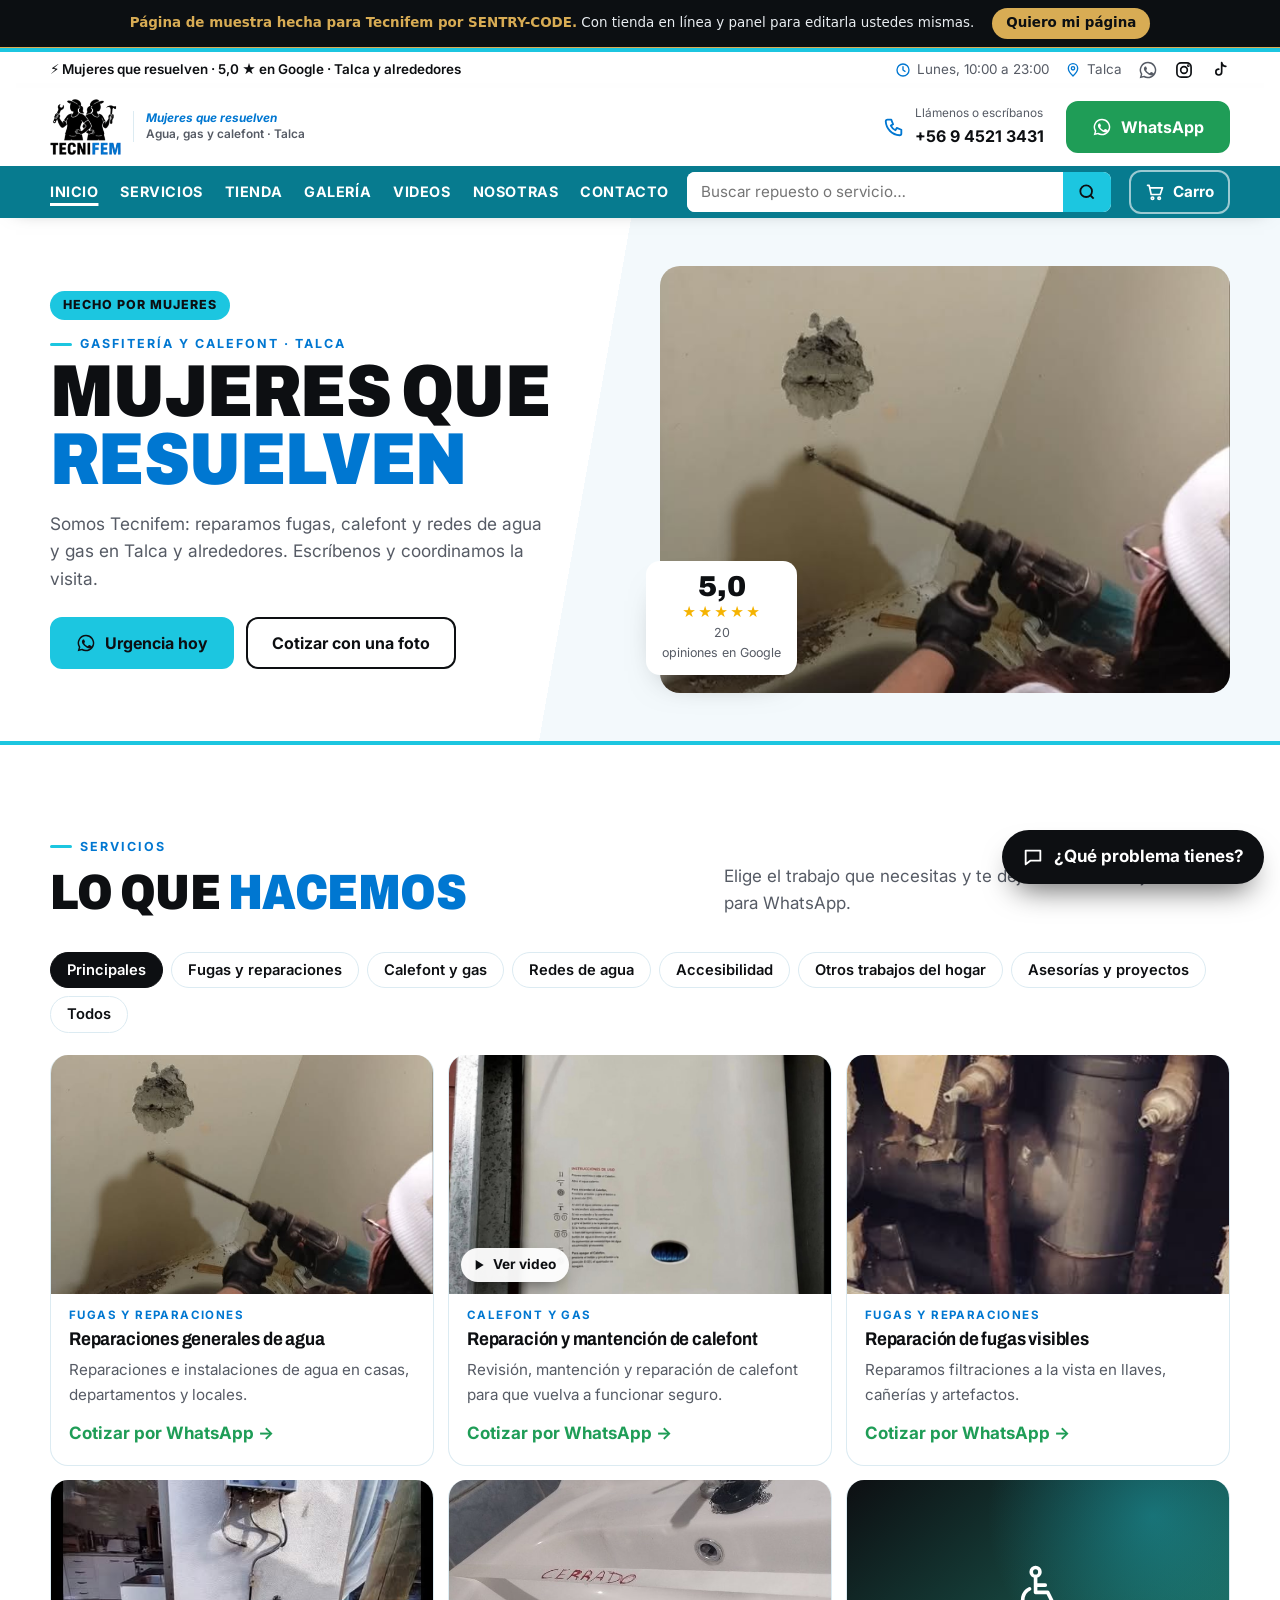
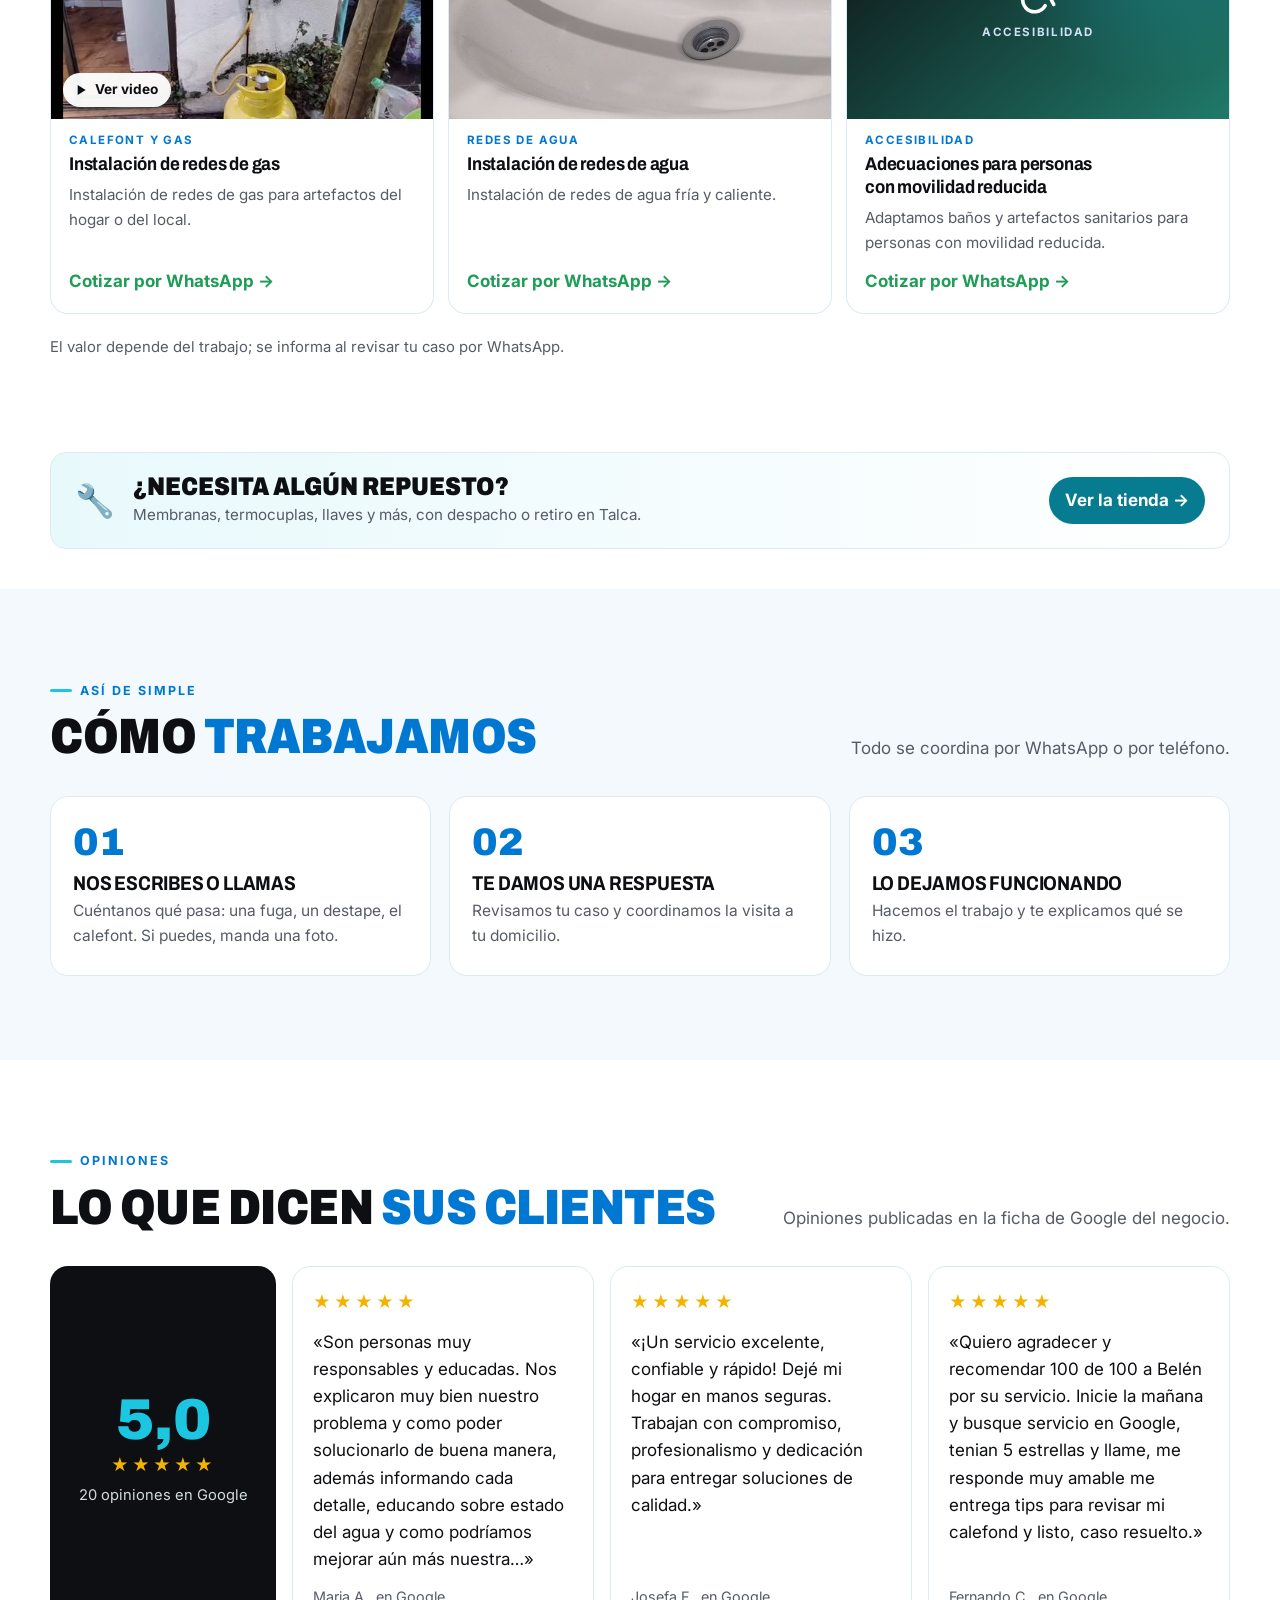
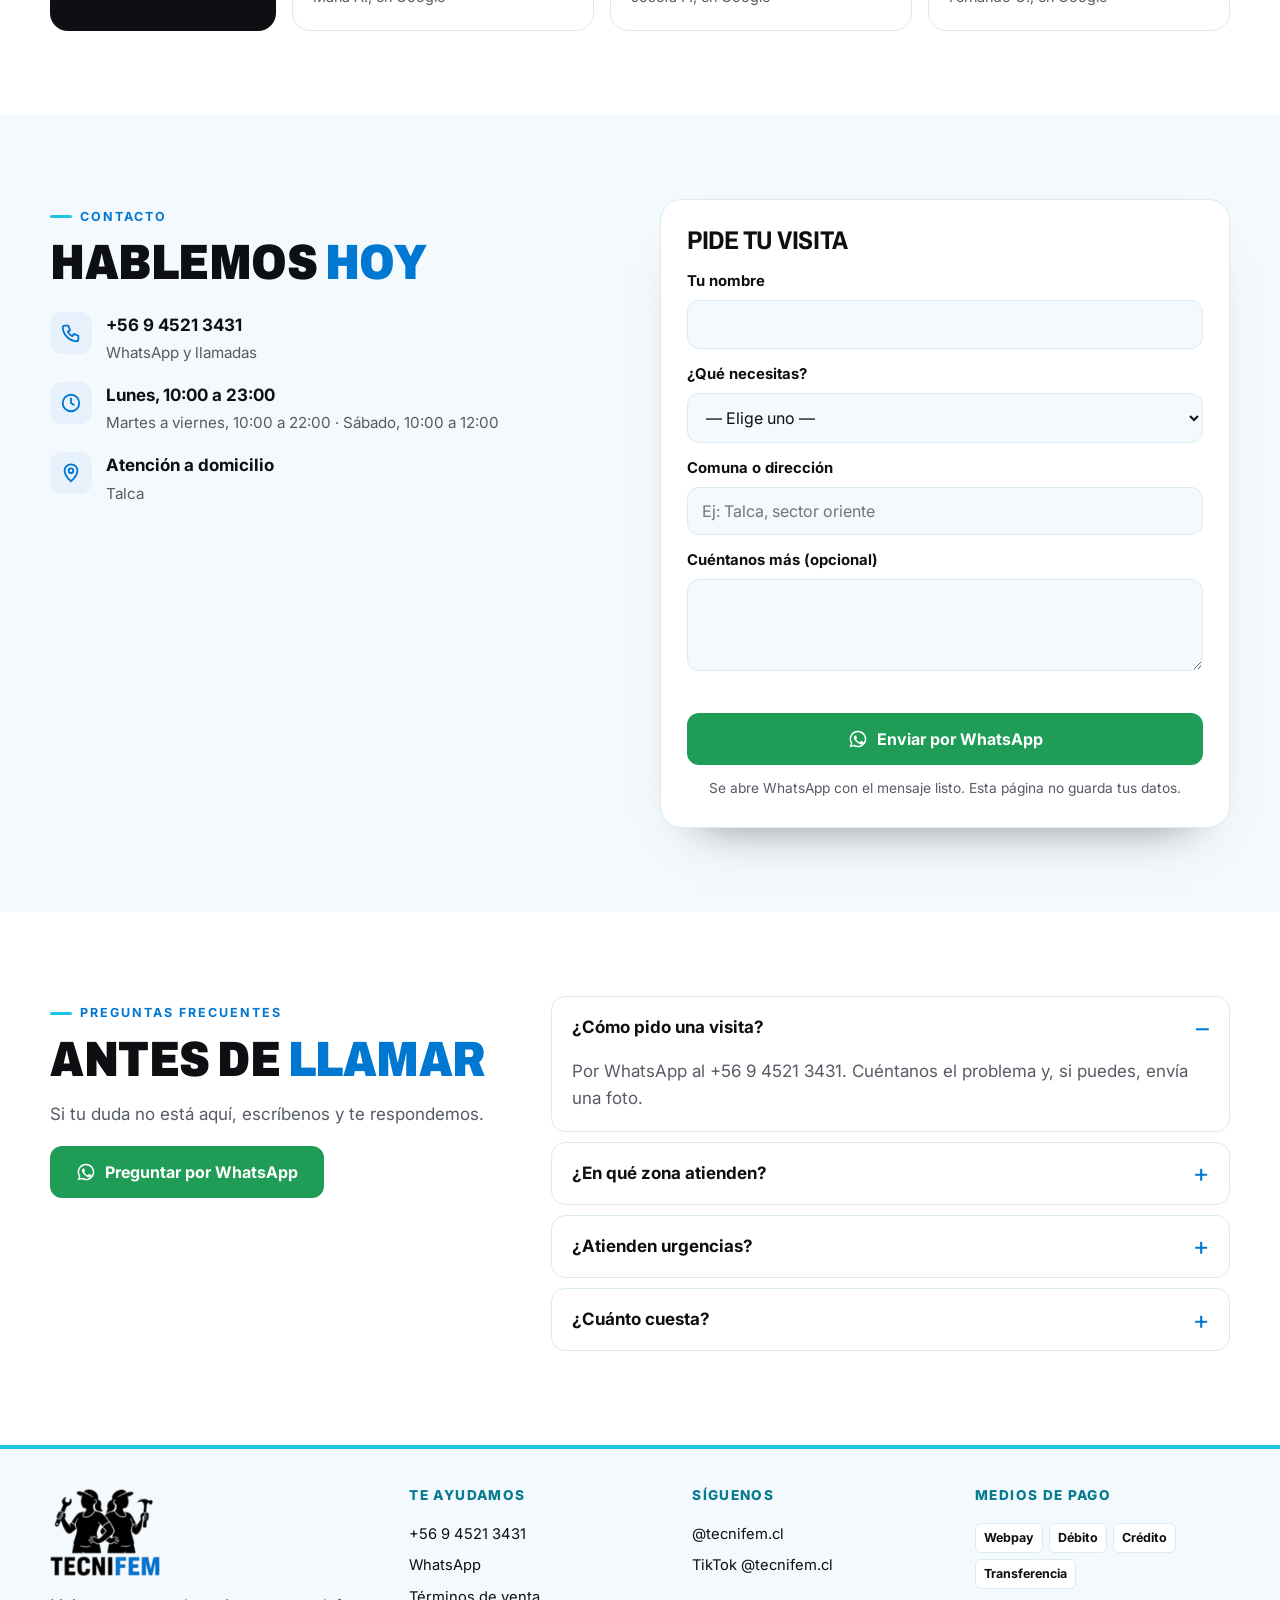
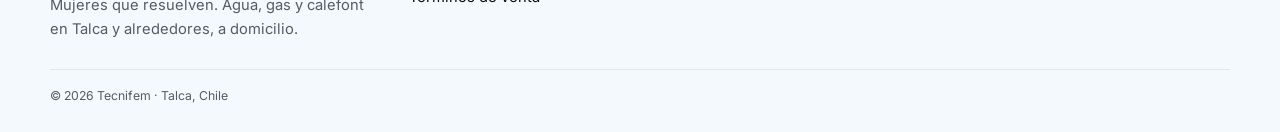
<file: index.html>
<!doctype html>
<html lang="es-CL">
<head>
<meta charset="utf-8">
<meta name="viewport" content="width=device-width, initial-scale=1">
<title>Tecnifem · Agua, gas y calefont en Talca · Mujeres que resuelven</title>
<meta name="description" content="Tecnifem: gasfitería, calefont y redes de agua y gas en Talca y alrededores. Mujeres que resuelven. 5,0 en Google. Tienda de repuestos en línea.">
<meta name="robots" content="noindex">
<meta property="og:title" content="Tecnifem · Mujeres que resuelven">
<meta property="og:description" content="Gasfitería, calefont y redes de agua y gas en Talca. Escríbenos y coordinamos la visita por WhatsApp.">
<meta property="og:image" content="https://delaguardaagustin.github.io/tecnifem-talca/assets/fotos/trabajo-demolicion.jpg">
<meta property="og:url" content="https://delaguardaagustin.github.io/tecnifem-talca/">
<meta property="og:type" content="website">
<meta name="twitter:card" content="summary_large_image">
<meta name="theme-color" content="#0d0f12">
<link rel="icon" href="assets/icono-tecnifem.png">
<link rel="preconnect" href="https://fonts.googleapis.com"><link rel="preconnect" href="https://fonts.gstatic.com" crossorigin>
<link href="https://fonts.googleapis.com/css2?family=Archivo:wdth,wght@75..100,600..900&family=Inter:wght@400;500;600;700&display=swap" rel="stylesheet">
<link rel="stylesheet" href="tienda.css?v=8">
<link rel="stylesheet" href="asistente.css">
<style>
:root{
  --navy:#0d0f12;--navy-2:#1b1f26;--azul:#0077d1;--azul-claro:#e6f1fb;--rayo:#1cc6e0;--tinta:#0d0f12;--suave:#565b65;--linea:#dcebf2;--fondo:#f3f9fc;--blanco:#fff;--wa:#1f9d57;
  --osc:var(--navy);--pri:var(--azul);--acento:var(--rayo);
  --display:"Archivo","Arial Narrow","Arial Black",sans-serif;--font:"Inter",system-ui,-apple-system,"Segoe UI",sans-serif;
  --radio:18px;--asis-tone:#0077d1;--cal-osc:#077b8f;
}
*{box-sizing:border-box}html{scroll-behavior:smooth;scroll-padding-top:84px}
body{margin:0;font:400 17px/1.6 var(--font);color:var(--tinta);background:var(--blanco);-webkit-font-smoothing:antialiased}
img{max-width:100%;display:block}a{color:inherit}
h1,h2,h3{font-family:var(--display);font-stretch:85%;line-height:1.02;margin:0;letter-spacing:-.01em;text-wrap:balance}
h2{font-size:clamp(2rem,4.8vw,3.1rem);font-weight:900;color:var(--navy);text-transform:uppercase}
h2 em,h1 em{font-style:normal;color:var(--azul)}
.wrap{width:min(1180px,100% - 40px);margin:0 auto}
section{padding:84px 0}
.ojo{display:inline-flex;align-items:center;gap:8px;font:700 .78rem/1 var(--font);letter-spacing:.16em;text-transform:uppercase;color:var(--azul);margin-bottom:14px}
.ojo::before{content:"";width:22px;height:3px;border-radius:2px;background:var(--rayo)}
.cab{display:flex;flex-wrap:wrap;justify-content:space-between;align-items:flex-end;gap:14px 40px;margin-bottom:34px}
.cab p{margin:0;color:var(--suave);max-width:46ch}
.nota{margin:22px 0 0;color:var(--suave);font-size:.93rem}
.gris{background:var(--fondo)}
.btn{display:inline-flex;align-items:center;justify-content:center;gap:9px;min-height:52px;padding:0 24px;border-radius:12px;font:700 1rem/1 var(--font);text-decoration:none;border:2px solid var(--navy);color:var(--navy);background:#fff;cursor:pointer;transition:transform .15s ease,box-shadow .15s ease,background .15s ease}
.btn:hover{transform:translateY(-2px);box-shadow:0 12px 22px -14px rgba(0,0,0,.55)}
.btn svg{width:20px;height:20px;flex:none}
.btn-wa{background:var(--wa);border-color:var(--wa);color:#fff}
.btn-pri{background:var(--azul);border-color:var(--azul);color:#fff}
.btn-osc{background:var(--navy);border-color:var(--navy);color:#fff}
.btn-rayo{background:var(--rayo);border-color:var(--rayo)!important;color:var(--navy)}
.btn-borde-b{background:transparent;border-color:#fff;color:#fff}
.confianza{list-style:none;padding:0;margin:16px 0 0;display:flex;flex-wrap:wrap;gap:8px}
.confianza li{display:inline-flex;align-items:center;gap:6px;background:rgba(255,255,255,.12);border:1px solid rgba(255,255,255,.25);border-radius:999px;padding:7px 12px;font-size:.86rem;font-weight:600;color:#fff}
.confianza a{color:var(--rayo)}
.muestra{background:#0c0f12;color:#e9edf1;font:500 .84rem/1.4 system-ui,-apple-system,"Segoe UI",sans-serif;border-bottom:1px solid #d8ac54}
.muestra div{width:min(1220px,100% - 28px);margin:0 auto;display:flex;flex-wrap:wrap;align-items:center;justify-content:center;gap:8px 18px;padding:8px 0;text-align:center}
.muestra b{color:#d8ac54}.muestra a{background:#d8ac54;color:#0c0f12;font-weight:700;text-decoration:none;border-radius:999px;padding:6px 14px;white-space:nowrap}
/* Estructura tipo tienda (referencia: Ancar): franja fina, logo, barra de menú con buscador y carro */
.topbar{border-top:4px solid var(--rayo);font-size:.84rem;color:var(--suave)}
.topbar .wrap{display:flex;flex-wrap:wrap;gap:4px 24px;justify-content:space-between;align-items:center;min-height:36px}
.topbar .aviso-txt::before{content:var(--aviso-txt,"Mujeres que resuelven · 5,0 ★ en Google · Talca y alrededores");font-weight:600;color:var(--navy)}
.tb-der{display:flex;align-items:center;gap:16px}
.tb-der span,.tb-der a{display:inline-flex;align-items:center;gap:6px;text-decoration:none}
.tb-der svg{width:16px;height:16px;stroke:var(--azul);fill:none;stroke-width:2;stroke-linecap:round;stroke-linejoin:round}
.tb-der .red svg{width:20px;height:20px;stroke:var(--navy)}.tb-der .red.wa svg{fill:var(--wa);stroke:none}
header{position:sticky;top:0;z-index:30;background:#fff;box-shadow:0 6px 18px -16px rgba(0,0,0,.5)}
.nav{display:flex;align-items:center;gap:22px;min-height:78px}
.marca{display:flex;align-items:center;gap:12px;text-decoration:none;margin-right:auto;min-width:0}
.marca img{height:56px;width:auto}
.marca small{display:block;font:600 .74rem/1.3 var(--font);color:var(--suave);border-left:1px solid var(--linea);padding-left:12px}
.marca small b{display:block;color:var(--azul);font-style:italic;font-weight:700}
.nav-tel{display:flex;align-items:center;gap:10px;text-decoration:none;color:var(--navy)}
.nav-tel svg{width:22px;height:22px;stroke:var(--azul);fill:none;stroke-width:2;stroke-linecap:round;stroke-linejoin:round}
.nav-tel small{display:block;font-size:.74rem;color:var(--suave)}.nav-tel b{font-size:1rem}
.barra{background:var(--cal-osc);color:#fff}
.barra-in{display:flex;align-items:center;gap:18px;min-height:52px}
.menu{display:flex;gap:22px}.menu a{text-decoration:none;font-weight:700;color:#fff;font-size:.9rem;text-transform:uppercase;letter-spacing:.04em}.menu a:hover{text-decoration:underline;text-underline-offset:5px}
.buscador{flex:1;display:flex;max-width:520px;margin-left:auto;background:#fff;border-radius:8px;overflow:hidden;border:0;padding:0;box-shadow:none}
.buscador input{margin:0;border:0;border-radius:0;background:#fff;padding:10px 14px;font-size:.95rem}
.buscador button{flex:none;width:48px;border:0;background:var(--rayo);color:var(--navy);cursor:pointer;display:grid;place-items:center}
.buscador button svg{width:20px;height:20px;stroke:currentColor;fill:none;stroke-width:2.2}
.barra .carro-btn{background:transparent;border-color:rgba(255,255,255,.6);color:#fff}
.portada{background:linear-gradient(100deg,#fff 0%,#fff 46%,var(--fondo) 46%);border-bottom:4px solid var(--rayo)}
.portada .wrap{display:grid;grid-template-columns:1fr 1fr;gap:40px;align-items:center;padding:48px 0}
.lema{display:inline-flex;align-items:center;gap:8px;background:var(--rayo);color:var(--navy);font:800 .78rem/1 var(--font);letter-spacing:.08em;text-transform:uppercase;padding:8px 13px;border-radius:999px}
.portada .ojo{display:flex;margin:18px 0 8px}
.portada h1{font-size:clamp(2.6rem,6.4vw,4.6rem);font-weight:900;text-transform:uppercase;line-height:.92;color:var(--navy)}
.portada h1 em{color:var(--azul)}
.portada p{max-width:46ch;font-size:1.08rem;margin:16px 0 24px;color:var(--suave)}
.botones{display:flex;flex-wrap:wrap;gap:12px}
.collage{position:relative}
.collage .f1{width:100%;aspect-ratio:4/3;object-fit:cover;border-radius:20px}
.collage .f2{display:none}
.collage .sello-g{position:absolute;left:-14px;bottom:18px;background:#fff;color:var(--navy);border-radius:14px;padding:12px 16px;box-shadow:0 18px 36px -22px rgba(0,0,0,.6);text-align:center}
.sello-g b{display:block;font:900 1.8rem/1 var(--display)}.sello-g .est{color:#f5b301;letter-spacing:2px;font-size:.85rem}.sello-g span{display:block;font-size:.78rem;color:var(--suave)}
.promos{padding:28px 0 8px}
.promos-in{display:grid;grid-template-columns:1fr 1fr;gap:18px}
.promo{position:relative;display:flex;flex-direction:column;justify-content:center;gap:10px;min-height:170px;padding:24px 26px;border-radius:16px;overflow:hidden;text-decoration:none;color:var(--navy);background:linear-gradient(90deg,#fff 0%,#fff 48%,rgba(255,255,255,0) 72%),var(--img) right center/58% auto no-repeat,var(--fondo);border:1px solid var(--linea)}
.promo b{font:900 clamp(1.3rem,2.6vw,1.8rem)/1 var(--display);font-stretch:85%;text-transform:uppercase;max-width:13ch}
.promo span{align-self:flex-start;background:var(--cal-osc);color:#fff;font-weight:700;font-size:.9rem;padding:8px 14px;border-radius:999px}
.promo:hover span{background:var(--navy)}
/* Pestañas: el inicio muestra lo principal; tienda, galería, videos y nosotras van en su propia vista */
body[data-vista="inicio"] [data-tab]{display:none!important}
body:not([data-vista="inicio"]) .v-inicio{display:none!important}
body[data-vista="tienda"] [data-tab]:not([data-tab="tienda"]),body[data-vista="galeria"] [data-tab]:not([data-tab="galeria"]),body[data-vista="videos"] [data-tab]:not([data-tab="videos"]),body[data-vista="nosotras"] [data-tab]:not([data-tab="nosotras"]){display:none!important}
body:not([data-vista="inicio"]) main{min-height:60vh;padding-top:18px}
.menu a.on{text-decoration:underline;text-underline-offset:6px;text-decoration-thickness:3px}
.repuesto-s{padding:8px 0 40px}
.repuesto{display:flex;align-items:center;gap:18px;padding:20px 24px;border-radius:16px;text-decoration:none;color:var(--navy);background:linear-gradient(90deg,#e8f9fc,#fff);border:1px solid var(--linea)}
.repuesto .rp-ico{font-size:2rem}.repuesto .rp-txt{flex:1;min-width:0}.repuesto b{display:block;font:900 clamp(1.2rem,2.6vw,1.6rem)/1.1 var(--display);font-stretch:85%;text-transform:uppercase}
.repuesto .rp-txt span{color:var(--suave);font-size:.95rem}
.repuesto .rp-btn{flex:none;background:var(--cal-osc);color:#fff;font-weight:700;padding:10px 16px;border-radius:999px}
.repuesto:hover .rp-btn{background:var(--navy)}
@media (max-width:640px){.repuesto{flex-wrap:wrap}.repuesto .rp-btn{width:100%;text-align:center}}
.pagos-f{display:flex;flex-wrap:wrap;gap:6px}.pagos-f span{border:1px solid var(--linea);border-radius:6px;padding:4px 8px;font-size:.78rem;font-weight:700;color:var(--navy);background:#fff}
.nosotros{display:grid;grid-template-columns:.9fr 1.1fr;gap:56px;align-items:center}
.nosotros .foto{position:relative}
.nosotros .foto img#n-foto{border-radius:24px;width:100%;aspect-ratio:4/4.4;object-fit:cover}
.nosotros .logo-c{position:absolute;left:-18px;bottom:-18px;background:#fff;border-radius:18px;padding:12px 14px;box-shadow:0 20px 40px -24px rgba(0,0,0,.6);width:150px}
.nosotros p{color:var(--suave);margin:16px 0 20px}
.lista{list-style:none;padding:0;margin:0 0 28px;display:grid;gap:14px}
.lista li{display:flex;gap:12px;align-items:flex-start}
.lista svg{width:24px;height:24px;flex:none;margin-top:2px;stroke:var(--azul);fill:none;stroke-width:2.4;stroke-linecap:round;stroke-linejoin:round;background:var(--azul-claro);border-radius:50%;padding:4px}
.pasos{list-style:none;padding:0;margin:0;display:grid;grid-template-columns:repeat(3,1fr);gap:18px;counter-reset:p}
.pasos li{counter-increment:p;background:#fff;border:1px solid var(--linea);border-radius:var(--radio);padding:26px 22px}
.pasos li::before{content:"0" counter(p);display:block;font:900 2.4rem/1 var(--display);color:var(--azul);margin-bottom:12px}
.pasos h3{font-size:1.25rem;color:var(--navy);margin-bottom:6px;text-transform:uppercase}.pasos p{margin:0;color:var(--suave);font-size:.97rem}
.videos-s{background:var(--fondo)}
.videos{display:grid;grid-template-columns:repeat(4,1fr);gap:16px}
.vid{position:relative;border-radius:18px;overflow:hidden;aspect-ratio:9/16;background:#000;cursor:pointer;border:0;padding:0;color:#fff;text-align:left;font:inherit;width:100%}
.vid img{width:100%;height:100%;object-fit:cover;transition:transform .4s ease}.vid:hover img{transform:scale(1.04)}
.vid::after{content:"";position:absolute;inset:0;background:linear-gradient(180deg,rgba(0,0,0,0) 50%,rgba(0,0,0,.75));pointer-events:none}
.vid .play{position:absolute;left:50%;top:46%;transform:translate(-50%,-50%);width:62px;height:62px;border-radius:50%;background:rgba(255,255,255,.95);display:grid;place-items:center;z-index:2}
.vid .play svg{width:24px;height:24px;fill:var(--navy);margin-left:3px}
.vid .t{position:absolute;left:14px;right:14px;bottom:14px;z-index:2;font-weight:700;font-size:.95rem;line-height:1.3}
.vid.on{cursor:default}.vid.on .play,.vid.on .t,.vid.on::after{display:none}
.vid iframe{position:absolute;inset:0;width:100%;height:100%;border:0;background:#fff;z-index:3}
.siguenos{display:flex;flex-wrap:wrap;gap:12px;justify-content:center;margin-top:30px}
.siguenos .btn svg{stroke:currentColor;fill:none;stroke-width:2}
.trabajos{display:grid;grid-template-columns:repeat(4,1fr);gap:14px}
.trabajos figure{margin:0;position:relative;border-radius:16px;overflow:hidden;aspect-ratio:1}
.trabajos img{width:100%;height:100%;object-fit:cover;transition:transform .4s ease}.trabajos figure:hover img{transform:scale(1.04)}
.trabajos figcaption{position:absolute;left:0;right:0;bottom:0;padding:24px 12px 10px;background:linear-gradient(transparent,rgba(0,0,0,.7));color:#fff;font-size:.85rem;font-weight:600}
.resenas{display:grid;grid-template-columns:.75fr repeat(3,1fr);gap:16px;align-items:stretch}
.nota-g{background:var(--navy);color:#fff;border-radius:var(--radio);padding:26px 20px;display:flex;flex-direction:column;justify-content:center;text-align:center;gap:4px}
.nota-g b{font:900 3.6rem/1 var(--display);color:var(--rayo)}
.est{color:#f5b301;letter-spacing:3px}
.nota-g span:last-child{font-size:.92rem;color:#d3dbe1}
.res{margin:0;background:#fff;border:1px solid var(--linea);border-radius:var(--radio);padding:22px 20px;display:flex;flex-direction:column;gap:12px}
.res p{margin:0}.res cite{margin-top:auto;font-style:normal;font-size:.9rem;color:var(--suave)}
.preguntas{display:grid;grid-template-columns:.8fr 1.2fr;gap:48px;align-items:start}
.preguntas .lado p{color:var(--suave)}
details{border:1px solid var(--linea);border-radius:14px;background:#fff;margin-bottom:10px}
summary{cursor:pointer;list-style:none;padding:17px 46px 17px 20px;font-weight:700;color:var(--navy);position:relative}
summary::-webkit-details-marker{display:none}
summary::after{content:"+";position:absolute;right:20px;top:50%;transform:translateY(-50%);font:400 1.6rem/1 var(--font);color:var(--azul)}
details[open] summary::after{content:"–"}
details p{margin:0;padding:0 20px 18px;color:var(--suave)}
.contacto{display:grid;grid-template-columns:1fr 1fr;gap:40px;align-items:start}
.datos{display:grid;gap:16px;margin:24px 0}
.dato{display:flex;gap:14px;align-items:flex-start}
.dato svg{width:42px;height:42px;flex:none;padding:10px;border-radius:12px;background:var(--azul-claro);stroke:var(--azul);fill:none;stroke-width:2;stroke-linecap:round;stroke-linejoin:round}
.dato b{display:block;color:var(--navy)}.dato span{color:var(--suave);font-size:.95rem}.dato a{text-decoration:none}
.mapa{width:100%;height:240px;border:0;border-radius:18px}
form{background:#fff;border:1px solid var(--linea);border-radius:22px;padding:28px 26px;box-shadow:0 30px 50px -40px rgba(0,0,0,.6)}
form h3{font-size:1.6rem;color:var(--navy);margin-bottom:16px;text-transform:uppercase}
label{display:block;font-weight:700;font-size:.93rem;color:var(--navy);margin-bottom:14px}
input,select,textarea{display:block;width:100%;margin-top:6px;font:400 1rem/1.3 var(--font);padding:13px 14px;border:1px solid var(--linea);border-radius:12px;background:var(--fondo);color:var(--tinta)}
textarea{min-height:92px;resize:vertical}
input:focus,select:focus,textarea:focus{outline:2px solid var(--azul);outline-offset:1px}
form .btn{width:100%}form small{display:block;margin-top:12px;color:var(--suave);font-size:.86rem;text-align:center}
.aviso{color:#b42318;font-weight:600;font-size:.93rem;min-height:1.2em;margin:0 0 10px}
.cierre{background:var(--rayo);color:var(--navy);padding:60px 0}
.cierre .wrap{display:flex;flex-wrap:wrap;justify-content:space-between;align-items:center;gap:20px}
.cierre h2{color:var(--navy)}.cierre h2 em{color:var(--navy);text-decoration:underline;text-decoration-thickness:4px;text-underline-offset:6px}
.cierre p{margin:8px 0 0;max-width:46ch}
.cierre .tel{display:block;font:900 clamp(1.6rem,5vw,2.4rem)/1 var(--display);text-decoration:none;margin-bottom:12px;text-align:right}
footer{background:var(--fondo);border-top:4px solid var(--rayo);color:var(--suave);font-size:.92rem;padding:40px 0 26px}
footer .wrap{display:grid;grid-template-columns:1.3fr 1fr 1fr 1fr;gap:28px;align-items:start}
footer h4{margin:0 0 12px;font:800 .85rem/1 var(--font);letter-spacing:.1em;text-transform:uppercase;color:var(--cal-osc)}
footer .col{display:grid;gap:8px}
footer .logo-f{width:110px;margin-bottom:10px}
footer a{text-decoration:none;color:var(--navy)}footer a:hover{color:var(--azul)}
footer p{margin:0}
footer small{grid-column:1/-1;border-top:1px solid var(--linea);padding-top:16px;color:var(--suave)}
.wa-flot{position:fixed;left:18px;bottom:18px;z-index:40;width:60px;height:60px;border-radius:50%;background:var(--wa);color:#fff;display:grid;place-items:center;box-shadow:0 14px 26px -12px rgba(0,0,0,.6)}
.wa-flot svg{width:32px;height:32px}
.fab{position:fixed;right:16px;bottom:16px;z-index:60;display:inline-flex;align-items:center;gap:10px;min-height:54px;padding:0 20px;border-radius:999px;background:var(--navy);color:#fff;text-decoration:none;font-weight:700;box-shadow:0 16px 30px -12px rgba(0,0,0,.65)}
.fab svg{width:22px;height:22px;fill:none;stroke:currentColor;stroke-width:2;stroke-linecap:round;stroke-linejoin:round}
.barra-movil{display:none}
.aparece{opacity:0;transform:translateY(18px);transition:opacity .6s ease,transform .6s ease}.aparece.visto{opacity:1;transform:none}
@media (prefers-reduced-motion:reduce){.aparece{opacity:1;transform:none;transition:none}html{scroll-behavior:auto}.vid img{transition:none}}
@media (max-width:980px){
  .menu{display:none}.nav-tel{display:none}.buscador{max-width:none}.portada{background:#fff}.portada .wrap{grid-template-columns:1fr;padding:32px 0}.collage{max-width:560px;width:100%}.collage .sello-g{left:12px}
  .promos-in{grid-template-columns:1fr}footer .wrap{grid-template-columns:1fr 1fr}
  .nosotros,.preguntas,.contacto{grid-template-columns:1fr}.trabajos{grid-template-columns:repeat(2,1fr)}.resenas{grid-template-columns:1fr}.pasos{grid-template-columns:1fr}
  .videos{grid-template-columns:none;grid-auto-flow:column;grid-auto-columns:minmax(220px,64%);overflow-x:auto;scroll-snap-type:x mandatory;padding-bottom:8px}.vid{scroll-snap-align:center}
}
@media (max-width:640px){
  section{padding:54px 0}.tb-der{display:none}.nav{min-height:64px}.nav .btn{display:none}.marca small{display:none}.marca img{height:46px}
  .barra-in{gap:10px;min-height:56px}.botones .btn{flex:1 1 100%}.nosotros .logo-c{left:10px;width:120px}.promo{min-height:140px;padding:18px}footer .wrap{grid-template-columns:1fr}
  .wa-flot{display:none}.fab{bottom:calc(68px + env(safe-area-inset-bottom,0px))!important;min-height:50px;padding:0 16px;font-size:.93rem}.asis{bottom:calc(128px + env(safe-area-inset-bottom,0px))!important;max-height:calc(100dvh - 150px)!important}
  .barra-movil{display:grid;grid-template-columns:1fr 1fr;position:fixed;left:0;right:0;bottom:0;z-index:40;box-shadow:0 -8px 20px -12px rgba(0,0,0,.5)}
  .barra-movil a{display:flex;align-items:center;justify-content:center;gap:8px;min-height:56px;font-weight:800;text-decoration:none;color:#fff}
  .barra-movil .ll{background:var(--navy)}.barra-movil .wa{background:var(--wa)}.barra-movil svg{width:20px;height:20px}
  body{padding-bottom:56px}
}
</style>
</head>
<body>
<div class="muestra"><div><span><b>Página de muestra hecha para Tecnifem por SENTRY-CODE.</b> Con tienda en línea y panel para editarla ustedes mismas.</span><a href="https://wa.me/56974479565?text=Hola%20Agust%C3%ADn%2C%20vi%20la%20p%C3%A1gina%20de%20muestra%20de%20Tecnifem" target="_blank" rel="noopener">Quiero mi página</a></div></div>
<svg width="0" height="0" style="position:absolute" aria-hidden="true">
<symbol id="wa" viewBox="0 0 24 24"><path fill="currentColor" d="M12 2a10 10 0 0 0-8.600 15.100L2 22l5-1.300A10 10 0 1 0 12 2Zm0 1.800a8.200 8.200 0 1 1-4.300 15.200l-.300-.200-2.900.800.800-2.800-.200-.300A8.200 8.200 0 0 1 12 3.800Zm-3.200 3.900c-.200 0-.500.100-.700.400-.300.300-1 1-1 2.300 0 1.400 1 2.700 1.100 2.900.100.200 2 3.100 4.900 4.300 2.400 1 2.900.800 3.400.700.500-.100 1.700-.700 1.900-1.300.200-.700.200-1.200.200-1.300-.100-.100-.300-.200-.600-.300l-2-.900c-.300-.100-.500-.200-.700.100l-.900 1.100c-.200.200-.300.200-.600.100-.300-.200-1.200-.500-2.300-1.400-.900-.800-1.400-1.700-1.600-2-.200-.300 0-.500.100-.600l.400-.500c.200-.200.200-.300.300-.500.100-.200 0-.400 0-.500l-.900-2.200c-.200-.500-.400-.400-.600-.400h-.400Z"/></symbol>
<symbol id="tel" viewBox="0 0 24 24"><path d="M5 4h4l2 5-2.500 1.500a11 11 0 0 0 5 5L15 13l5 2v4a2 2 0 0 1-2 2A16 16 0 0 1 3 6a2 2 0 0 1 2-2Z"/></symbol>
<symbol id="reloj" viewBox="0 0 24 24"><circle cx="12" cy="12" r="9"/><path d="M12 7v5l3 2"/></symbol>
<symbol id="pin" viewBox="0 0 24 24"><path d="M12 21s7-6.200 7-11.500a7 7 0 0 0-14 0C5 14.800 12 21 12 21Z"/><circle cx="12" cy="9.500" r="2.500"/></symbol>
<symbol id="ok" viewBox="0 0 24 24"><path d="m5 12.500 4.500 4.500L19 7.500"/></symbol>
<symbol id="ig" viewBox="0 0 24 24"><rect x="3.500" y="3.500" width="17" height="17" rx="5"/><circle cx="12" cy="12" r="4"/><circle cx="17.200" cy="6.800" r=".600"/></symbol>
<symbol id="tk" viewBox="0 0 24 24"><path d="M14 3v11.500a3.500 3.500 0 1 1-3.500-3.500M14 3c.5 2.800 2.300 4.500 5 4.700"/></symbol>
<symbol id="play" viewBox="0 0 24 24"><path d="M7 4.500v15l12-7.500z"/></symbol>
<symbol id="i-llave" viewBox="0 0 24 24"><path d="M14.5 6.5a4 4 0 0 0-5.3 5.3L3.5 17.5v3h3l5.7-5.7a4 4 0 0 0 5.3-5.3l-2.5 2.5-2-2 2.5-2.5Z"/></symbol>
<symbol id="i-fuego" viewBox="0 0 24 24"><path d="M12 3c1 3.5 5 5.5 5 10a5 5 0 0 1-10 0c0-2 1-3.5 2-4.5 0 2 1 3 2 3 0-3-1-5 1-8.5Z"/></symbol>
<symbol id="i-tubo" viewBox="0 0 24 24"><path d="M3 8h8a3 3 0 0 1 3 3v10M3 12h6a1 1 0 0 1 1 1v8M3 6v8M12 21h4"/></symbol>
<symbol id="i-casa" viewBox="0 0 24 24"><path d="M4 11 12 4l8 7v9h-5v-6h-6v6H4v-9Z"/></symbol>
<symbol id="i-acceso" viewBox="0 0 24 24"><circle cx="11" cy="4.5" r="1.8"/><path d="M11 7v6h5l2.5 5M11 10h4M8.5 11.5a5 5 0 1 0 6.5 7"/></symbol>
<symbol id="i-plano" viewBox="0 0 24 24"><rect x="5" y="4" width="14" height="17" rx="2"/><path d="M9 4V3h6v1M8.5 10h7M8.5 13.5h7M8.5 17h4"/></symbol>
<symbol id="i-caja" viewBox="0 0 24 24"><path d="M3.500 8 12 4l8.500 4v8.500L12 20.500l-8.500-4V8Z"/><path d="M3.500 8 12 12l8.500-4M12 12v8.500"/></symbol>
</svg>

<div class="topbar"><div class="wrap">
  <span class="aviso-txt"></span>
  <div class="tb-der">
    <span><svg aria-hidden="true"><use href="#reloj"/></svg><span id="c-hor-franja">Lunes, 10:00 a 23:00</span></span>
    <span><svg aria-hidden="true"><use href="#pin"/></svg><span id="c-zona-franja">Talca</span></span>
    <a class="red wa" href="https://wa.me/56945213431" target="_blank" rel="noopener" aria-label="WhatsApp"><svg aria-hidden="true"><use href="#wa"/></svg></a>
    <a class="red" href="https://www.instagram.com/tecnifem.cl/" target="_blank" rel="noopener" aria-label="Instagram"><svg aria-hidden="true"><use href="#ig"/></svg></a>
    <a class="red" href="https://www.tiktok.com/@tecnifem.cl" target="_blank" rel="noopener" aria-label="TikTok"><svg aria-hidden="true"><use href="#tk"/></svg></a>
  </div>
</div></div>

<header>
  <div class="wrap nav">
    <a class="marca" href="#inicio" aria-label="Tecnifem, inicio"><img src="assets/logo-tecnifem.png" alt="Tecnifem" width="72" height="56"><small><b>Mujeres que resuelven</b>Agua, gas y calefont · Talca</small></a>
    <a class="nav-tel" href="tel:+56945213431"><svg aria-hidden="true"><use href="#tel"/></svg><span><small>Llámenos o escríbanos</small><b>+56 9 4521 3431</b></span></a>
    <a class="btn btn-wa" href="https://wa.me/56945213431?text=Hola%2C%20vi%20su%20p%C3%A1gina%20web%20y%20necesito%20ayuda" target="_blank" rel="noopener"><svg aria-hidden="true"><use href="#wa"/></svg>WhatsApp</a>
  </div>
  <div class="barra"><div class="wrap barra-in">
    <nav class="menu" aria-label="Secciones"><a href="#inicio" data-v="inicio">Inicio</a><a href="#servicios" data-v="inicio">Servicios</a><a href="#tienda" id="m-tienda" data-v="tienda" hidden>Tienda</a><a href="#galeria" data-v="galeria">Galería</a><a href="#videos" data-v="videos">Videos</a><a href="#nosotras" data-v="nosotras">Nosotras</a><a href="#contacto" data-v="inicio">Contacto</a></nav>
    <form class="buscador" id="buscador" role="search"><label class="sr" for="q">Buscar en la página</label><input id="q" type="search" placeholder="Buscar repuesto o servicio…" autocomplete="off"><button type="submit" aria-label="Buscar"><svg viewBox="0 0 24 24" aria-hidden="true"><circle cx="11" cy="11" r="7"/><path d="m20 20-3.5-3.5"/></svg></button></form>
    <button type="button" class="carro-btn" id="carro-btn" hidden aria-label="Ver carro de compra"><svg viewBox="0 0 24 24" aria-hidden="true"><path d="M3 4h2l2.400 11h10.800L21 7H6.200"/><circle cx="9" cy="19.500" r="1.500"/><circle cx="17" cy="19.500" r="1.500"/></svg>Carro<span id="carro-n" hidden>0</span></button>
  </div></div>
</header>

<main id="inicio">
<section class="portada v-inicio" style="padding:0">
  <div class="wrap">
    <div>
      <span class="lema"><span id="c-eslogan">Hecho por mujeres</span></span>
      <span class="ojo" id="c-ojo">Gasfitería y calefont · Talca</span>
      <h1 id="c-titulo">Mujeres que <em>resuelven</em></h1>
      <ul class="confianza" id="c-confianza" hidden></ul>
      <p id="c-bajada">Reparamos fugas, calefont y redes de agua y gas en Talca y alrededores. Escríbanos y coordinamos la visita.</p>
      <div class="botones">
        <a class="btn btn-rayo" href="https://wa.me/56945213431?text=Hola%2C%20tengo%20una%20urgencia%20y%20necesito%20ayuda%20hoy" target="_blank" rel="noopener"><svg aria-hidden="true"><use href="#wa"/></svg>Urgencia hoy</a>
        <a class="btn" href="https://wa.me/56945213431?text=Hola%2C%20quiero%20cotizar%20un%20trabajo.%20Les%20env%C3%ADo%20una%20foto%20del%20problema." target="_blank" rel="noopener">Cotizar con una foto</a>
      </div>
    </div>
    <div class="collage">
      <img class="f1" id="c-foto" src="assets/fotos/trabajo-demolicion.jpg" alt="Técnica de Tecnifem trabajando" fetchpriority="high">
      <img class="f2" id="c-foto2" src="assets/fotos/calefont-revision.jpg" alt="" loading="lazy">
      <div class="sello-g"><b class="r-nota">5,0</b><span class="est">★★★★★</span><span><span class="r-cant">20</span> opiniones en Google</span></div>
    </div>
  </div>
</section>

<section id="servicios" class="v-inicio"><div class="wrap">
  <div class="cab aparece"><div><span class="ojo">Servicios</span><h2 id="s-titulo">Lo que <em>hacemos</em></h2></div><p id="s-bajada">Elige el trabajo que necesitas y te dejamos el mensaje listo para WhatsApp.</p></div>
  <div class="s-filtros" id="s-filtros"></div>
  <div class="s-grilla" id="s-lista">
    <article class="s-item"><span class="t-cat">Fugas y reparaciones</span><h3>Reparaciones generales de agua</h3><p>Reparaciones e instalaciones de agua en casas, departamentos y locales.</p><a class="s-cot" data-s="Reparaciones generales de agua" href="#">Cotizar por WhatsApp →</a></article>
    <article class="s-item"><span class="t-cat">Calefont y gas</span><h3>Reparación y mantención de calefont</h3><p>Revisión, mantención y reparación de calefont.</p><a class="s-cot" data-s="Reparación y mantención de calefont" href="#">Cotizar por WhatsApp →</a></article>
    <article class="s-item"><span class="t-cat">Redes de agua</span><h3>Instalación de redes de agua</h3><p>Instalación de redes de agua fría y caliente.</p><a class="s-cot" data-s="Instalación de redes de agua" href="#">Cotizar por WhatsApp →</a></article>
  </div>
  <p class="nota" id="s-nota">El valor depende del trabajo; se informa al revisar tu caso por WhatsApp.</p>
</div></section>

<section class="v-inicio repuesto-s"><div class="wrap"><a class="repuesto" id="promo-tienda" href="#tienda"><span class="rp-ico" aria-hidden="true">🔧</span><span class="rp-txt"><b>¿Necesita algún repuesto?</b><span>Membranas, termocuplas, llaves y más, con despacho o retiro en Talca.</span></span><span class="rp-btn">Ver la tienda →</span></a></div></section>

<section class="gris v-inicio" id="pasos"><div class="wrap">
  <div class="cab aparece"><div><span class="ojo">Así de simple</span><h2>Cómo <em>trabajamos</em></h2></div><p>Todo se coordina por WhatsApp o por teléfono.</p></div>
  <ol class="pasos aparece" id="p-pasos"><li><h3>Nos escribes o llamas</h3><p>Cuéntanos qué pasa y, si puedes, manda una foto.</p></li><li><h3>Coordinamos la visita</h3><p>Revisamos tu caso y vamos a tu domicilio.</p></li><li><h3>Lo dejamos funcionando</h3><p>Hacemos el trabajo y te explicamos qué se hizo.</p></li></ol>
</div></section>

<section class="v-inicio" id="opiniones"><div class="wrap">
  <div class="cab aparece"><div><span class="ojo">Opiniones</span><h2>Lo que dicen <em>sus clientes</em></h2></div><p>Opiniones publicadas en la ficha de Google del negocio.</p></div>
  <div class="resenas aparece" id="r-lista"><div class="nota-g"><b class="r-nota">5,0</b><span class="est">★★★★★</span><span><span class="r-cant">20</span> opiniones en Google</span></div></div>
</div></section>

<section id="contacto" class="gris v-inicio"><div class="wrap contacto">
  <div class="aparece">
    <span class="ojo">Contacto</span>
    <h2>Hablemos <em>hoy</em></h2>
    <div class="datos">
      <div class="dato"><svg aria-hidden="true"><use href="#tel"/></svg><div><b><a href="tel:+56945213431">+56 9 4521 3431</a></b><span>WhatsApp y llamadas</span></div></div>
      <div class="dato"><svg aria-hidden="true"><use href="#reloj"/></svg><div><b id="c-hor1">Lunes, 10:00 a 23:00</b><span id="c-hor2">Martes a viernes, 10:00 a 22:00 · Sábado, 10:00 a 12:00</span></div></div>
      <div class="dato"><svg aria-hidden="true"><use href="#pin"/></svg><div><b>Atención a domicilio</b><span id="c-zona">Talca</span></div></div>
    </div>
    <iframe class="mapa" title="Mapa de la zona de atención de Tecnifem" loading="lazy" src="https://www.google.com/maps?q=Talca%2C%20Chile&z=12&output=embed"></iframe>
  </div>
  <form id="fCot" class="aparece" novalidate>
    <h3>Pide tu visita</h3>
    <label>Tu nombre<input id="cNombre" autocomplete="name"></label>
    <label>¿Qué necesitas?
      <select id="cServ"><option value="">— Elige uno —</option><option>Fugas y reparaciones</option><option>Calefont y gas</option><option>Redes de agua</option><option>Accesibilidad</option><option>Repuestos</option><option>Otro trabajo</option></select></label>
    <label>Comuna o dirección<input id="cDir" placeholder="Ej: Talca, sector oriente"></label>
    <label>Cuéntanos más (opcional)<textarea id="cMsg"></textarea></label>
    <p class="aviso" id="cAviso" role="status"></p>
    <button class="btn btn-wa" type="submit"><svg aria-hidden="true"><use href="#wa"/></svg>Enviar por WhatsApp</button>
    <small>Se abre WhatsApp con el mensaje listo. Esta página no guarda tus datos.</small>
  </form>
</div></section>

<section id="preguntas" class="v-inicio"><div class="wrap preguntas">
  <div class="lado aparece">
    <span class="ojo">Preguntas frecuentes</span>
    <h2>Antes de <em>llamar</em></h2>
    <p>Si tu duda no está aquí, escríbenos y te respondemos.</p>
    <a class="btn btn-wa" href="https://wa.me/56945213431?text=Hola%2C%20tengo%20una%20consulta" target="_blank" rel="noopener"><svg aria-hidden="true"><use href="#wa"/></svg>Preguntar por WhatsApp</a>
  </div>
  <div class="aparece" id="f-preguntas"><details open><summary>¿Cómo pido una visita?</summary><p>Por WhatsApp al +56 9 4521 3431. Cuéntanos el problema y, si puedes, envía una foto.</p></details></div>
</div></section>

<section id="tienda" class="tienda-s" data-tab="tienda" hidden>
  <div class="t-banner"><div class="wrap">
    <span class="ojo">Tienda en línea · Talca</span>
    <h2 id="t-titulo">Repuestos y <em>productos</em></h2>
    <p id="t-bajada">Compra en línea lo que necesitas para tu casa.</p>
  </div></div>
  <div class="wrap t-layout">
    <aside class="t-lateral">
      <details class="t-panel" open>
        <summary>Filtros</summary>
        <div class="t-bloque"><h4>Categorías</h4><div class="t-filtros" id="t-filtros"></div></div>
        <div class="t-bloque"><h4>Marca</h4><select class="t-sel" id="t-marca" aria-label="Filtrar por marca"><option value="">Todas las marcas</option></select></div>
        <div class="t-bloque"><label class="t-switch"><input type="checkbox" id="t-disp"><span></span>Solo mostrar disponibles</label></div>
      </details>
      <a class="t-foto" href="https://wa.me/56945213431?text=Hola%2C%20no%20s%C3%A9%20qu%C3%A9%20repuesto%20necesito.%20Les%20env%C3%ADo%20una%20foto%20de%20mi%20calefont%20o%20del%20repuesto." target="_blank" rel="noopener"><b>¿No sabes si te sirve?</b><span>Mándanos una foto de tu calefont o del repuesto y te decimos cuál es →</span></a>
      <a class="t-empresa" href="https://wa.me/56945213431?text=Hola%2C%20somos%20una%20empresa%20o%20instituci%C3%B3n%20y%20queremos%20cotizar" target="_blank" rel="noopener"><b>¿Empresa o institución?</b><span>Cotizamos por volumen y trabajos para Mercado Público →</span></a>
    </aside>
    <div class="t-main">
      <p class="t-aviso" id="t-aviso" hidden></p>
      <div class="t-barra">
        <span class="t-cuenta" id="t-cuenta"></span>
        <label class="t-buscar"><span class="sr">Buscar producto</span><input id="t-buscar" type="search" placeholder="Buscar repuesto, marca o código…" autocomplete="off"></label>
        <label class="t-orden"><span>Ordenar por</span><select class="t-sel" id="t-orden"><option value="">Destacados</option><option value="menor">Precio: menor a mayor</option><option value="mayor">Precio: mayor a menor</option><option value="nombre">Nombre (A-Z)</option></select></label>
      </div>
      <div class="t-grilla" id="t-grilla"></div>
      <p class="nota" id="t-entrega"></p>
    </div>
  </div>
</section>

<section id="nosotros" data-tab="nosotras"><div class="wrap nosotros">
  <div class="foto aparece">
    <img id="n-foto" src="assets/fotos/trabajo-lavamanos-dobles.jpg" alt="Trabajo de Tecnifem" loading="lazy">
    <img class="logo-c" src="assets/logo-tecnifem.png" alt="" loading="lazy">
  </div>
  <div class="aparece">
    <span class="ojo">Nosotras</span>
    <h2 id="n-titulo">Hecho <em>por mujeres</em></h2>
    <p id="n-texto">Tecnifem es un equipo de mujeres gasfíter en Talca. Sus clientes destacan en Google la rapidez, el buen trato y que les explican cada detalle del trabajo.</p>
    <ul class="lista" id="n-puntos"><li><svg aria-hidden="true"><use href="#ok"/></svg><span><b>Respuesta rápida.</b> Resuelven en poco tiempo, según sus opiniones en Google.</span></li></ul>
    <a class="btn btn-wa" href="https://wa.me/56945213431?text=Hola%2C%20vi%20su%20p%C3%A1gina%20web%20y%20necesito%20un%20gasf%C3%ADter" target="_blank" rel="noopener"><svg aria-hidden="true"><use href="#wa"/></svg>Pedir visita por WhatsApp</a>
  </div>
</div></section>

<section id="videos" class="videos-s" data-tab="videos"><div class="wrap">
  <div class="cab aparece"><div><span class="ojo">Videos</span><h2 id="v-titulo">Míranos <em>trabajar</em></h2></div><p id="v-bajada">Videos de nuestros trabajos y consejos en Instagram y TikTok.</p></div>
  <div class="videos" id="v-lista"></div>
  <div class="siguenos">
    <a class="btn" id="v-ig" href="https://www.instagram.com/tecnifem.cl/" target="_blank" rel="noopener"><svg aria-hidden="true"><use href="#ig"/></svg>Instagram</a>
    <a class="btn" id="v-tk" href="https://www.tiktok.com/@tecnifem.cl" target="_blank" rel="noopener"><svg aria-hidden="true"><use href="#tk"/></svg>TikTok</a>
  </div>
</div></section>

<section id="trabajos" data-tab="galeria" hidden><div class="wrap">
  <div class="cab aparece"><div><span class="ojo">Galería</span><h2 id="g-titulo">Nuestros <em>trabajos</em></h2></div><p id="g-bajada"></p></div>
  <div class="trabajos" id="g-fotos"></div>
</div></section>
</main>

<footer><div class="wrap">
  <div class="col"><img class="logo-f" src="assets/logo-tecnifem.png" alt="Tecnifem" loading="lazy"><p>Mujeres que resuelven. Agua, gas y calefont en Talca y alrededores, a domicilio.</p></div>
  <div class="col"><h4>Te ayudamos</h4><a href="tel:+56945213431">+56 9 4521 3431</a><a href="https://wa.me/56945213431" target="_blank" rel="noopener">WhatsApp</a><a href="terminos.html">Términos de venta</a></div>
  <div class="col"><h4>Síguenos</h4><a href="https://www.instagram.com/tecnifem.cl/" target="_blank" rel="noopener">Instagram @tecnifem.cl</a><a id="c-tiktok" href="https://www.tiktok.com/@tecnifem.cl" target="_blank" rel="noopener">TikTok @tecnifem.cl</a></div>
  <div class="col"><h4>Medios de pago</h4><div class="pagos-f"><span>Webpay</span><span>Débito</span><span>Crédito</span><span>Transferencia</span></div></div>
  <small>&copy; <span id="y"></span> Tecnifem · Talca, Chile</small>
</div></footer>

<div class="barra-movil">
  <a class="ll" href="tel:+56945213431"><svg fill="none" stroke="currentColor" stroke-width="2" aria-hidden="true"><use href="#tel"/></svg>Llamar</a>
  <a class="wa" href="https://wa.me/56945213431?text=Hola%2C%20vi%20su%20p%C3%A1gina%20web%20y%20necesito%20un%20gasf%C3%ADter" target="_blank" rel="noopener"><svg aria-hidden="true"><use href="#wa"/></svg>WhatsApp</a>
</div>
<a class="fab" href="https://wa.me/56945213431?text=Hola%2C%20vi%20su%20p%C3%A1gina%20web%20y%20necesito%20un%20gasf%C3%ADter" target="_blank" rel="noopener"><svg viewBox="0 0 24 24" aria-hidden="true"><path d="M4 5h16v11H9l-5 4V5Z"/></svg><span class="fab-txt">¿Qué problema tienes?</span></a>

<div class="visor" id="visor" hidden role="dialog" aria-modal="true" aria-label="Video">
  <div class="visor-caja"><button type="button" class="visor-x" id="visor-x" aria-label="Cerrar video">&times;</button><div class="visor-marco" id="visor-marco"></div></div>
</div>
<div class="carro" id="carro" aria-hidden="true">
  <div class="carro-caja" role="dialog" aria-modal="true" aria-labelledby="carro-t">
    <div class="carro-cab"><h3 id="carro-t">Su carro</h3><button type="button" id="carro-cerrar" aria-label="Cerrar carro">&times;</button></div>
    <div id="carro-lista" class="carro-lista"></div>
    <div class="carro-resumen">
      <div><span>Productos</span><b id="carro-sub">$0</b></div>
      <div><span>Despacho</span><b id="carro-desp">Gratis (retiro)</b></div>
      <div class="carro-total"><span>Total</span><b id="carro-total">$0</b></div>
    </div>
    <form id="carro-form" novalidate>
      <label>Su nombre<input id="pd-nombre" autocomplete="name"></label>
      <label>Su correo (ahí le llega el comprobante)<input id="pd-correo" type="email" autocomplete="email"></label>
      <label>Entrega<select id="pd-entrega"><option>Retiro en Talca</option><option>Despacho a domicilio</option></select></label>
      <label id="pd-dir-l" hidden>Dirección de despacho<input id="pd-dir" autocomplete="street-address"></label>
      <label class="pd-acepto" id="pd-acepto-l" hidden><input type="checkbox" id="pd-acepto"> Acepto los <a href="terminos.html" target="_blank" rel="noopener">términos de venta, cambios y devoluciones</a></label>
      <p class="aviso" id="pd-aviso" role="status"></p>
      <button class="btn btn-pri" id="carro-pagar" type="submit" disabled>Enviar pedido por WhatsApp</button>
      <button class="btn btn-wa pd-wa" id="pd-wa" type="button" hidden>Prefiero coordinar por WhatsApp</button>
      <div class="pd-sellos" id="pd-sellos" hidden><span>🔒 Pago seguro</span><span>Webpay · Transbank</span><span>vía Flow</span></div>
      <small id="pd-nota">El pago en línea con Webpay se activa al conectar la cuenta de Flow de Tecnifem.</small>
      <small class="pd-vendedor" id="pd-vendedor" hidden></small>
      <small><a href="terminos.html" target="_blank" rel="noopener">Términos de venta, cambios y devoluciones</a></small>
    </form>
  </div>
</div>

<script>
(function(){
  var WA="56945213431";
  function abrir(m){window.open("https://wa.me/"+WA+"?text="+encodeURIComponent(m),"_blank","noopener")}
  var f=document.getElementById("fCot");
  if(f){f.addEventListener("submit",function(ev){ev.preventDefault();
    var n=document.getElementById("cNombre").value.trim(),s=document.getElementById("cServ").value,d=document.getElementById("cDir").value.trim(),m=document.getElementById("cMsg").value.trim(),av=document.getElementById("cAviso");
    if(!s){av.textContent="Elige el servicio que necesitas.";return}
    av.textContent="";
    abrir("Hola"+(n?", soy "+n:"")+". Vi su página web y necesito: "+s+"."+(d?" Comuna o dirección: "+d+".":"")+(m?" "+m:""))})}
  var io="IntersectionObserver" in window?new IntersectionObserver(function(es){es.forEach(function(x){if(x.isIntersecting){x.target.classList.add("visto");io.unobserve(x.target)}})},{threshold:.12}):null;
  document.querySelectorAll(".aparece").forEach(function(el){io?io.observe(el):el.classList.add("visto")});
  var y=document.getElementById("y");if(y)y.textContent=new Date().getFullYear();
  // Pestañas: #tienda, #galeria, #videos y #nosotras muestran su propia vista; lo demás es la página de inicio
  var VISTAS={tienda:1,galeria:1,videos:1,nosotras:1};
  function ruta(){var h=(location.hash||"").slice(1),v=VISTAS[h]?h:"inicio";document.body.dataset.vista=v;
    document.querySelectorAll(".menu a").forEach(function(a){a.classList.toggle("on",a.dataset.v===v&&(v!=="inicio"||a.getAttribute("href")==="#inicio"))});
    if(v!=="inicio"){window.scrollTo(0,0);setTimeout(function(){window.scrollTo(0,0)},0)}else if(h&&h!=="inicio"){var el=document.getElementById(h);if(el)setTimeout(function(){el.scrollIntoView()},30)}else{window.scrollTo(0,0)}}
  window.addEventListener("hashchange",ruta);ruta();
  // Buscador de la barra: busca en la tienda (si está activa) y lleva hasta los resultados
  var bq=document.getElementById("buscador"),q=document.getElementById("q");
  if(bq&&q){bq.addEventListener("submit",function(ev){ev.preventDefault();
    var t=document.getElementById("tienda"),tb=document.getElementById("t-buscar");
    if(t&&!t.hidden&&tb){location.hash="#tienda";tb.value=q.value;tb.dispatchEvent(new Event("input",{bubbles:true}))}
    else{location.hash="#servicios"}})}
  window.addEventListener("load",function(){setTimeout(function(){
    var pt=document.getElementById("promo-tienda"),ti=document.getElementById("tienda");
    if(pt&&ti&&ti.hidden){pt.href="#servicios";pt.style.display="none"}},2500)});
})();
</script>
<script>window.ASISTENTE = {"negocio": "Tecnifem", "persona": "Tecnifem", "wa": "56945213431", "boton": "¿Qué problema tienes?", "saludo": "Hola, soy el asistente de Tecnifem, mujeres que resuelven. ¿Qué necesitas?", "cuando": [{"t": "Hoy mismo", "m": "Lo necesito hoy."}, {"t": "Mañana", "m": "Lo necesito mañana."}, {"t": "Esta semana", "m": "Lo necesito esta semana."}, {"t": "Solo quiero cotizar", "m": "Por ahora solo quiero cotizar."}], "servicios": [{"n": "Fugas y reparaciones", "info": "Fugas, llaves, sifones, estanques de WC, destapes e instalación de artefactos sanitarios.", "opts": [], "kw": "gasfiter|arregl|repar|fuga|llave|sifon|wc|estanque|destap"}, {"n": "Calefont y gas", "info": "Reparación y mantención de calefont, redes de gas, medición de presión y planos de gas.", "opts": [], "kw": "calefon|agua caliente|termo|piloto|gas"}, {"n": "Redes de agua", "info": "Instalación y modificación de redes de agua en PPR, cobre y PVC.", "opts": [], "kw": "red|cañer|caner|ppr|cobre|pvc|soldadura"}, {"n": "Accesibilidad", "info": "Adecuaciones de baños y barras de seguridad para personas con movilidad reducida o discapacidad sensorial.", "opts": [], "kw": "barra|movilidad|discapacidad|adulto mayor|accesib"}, {"n": "Repuestos", "info": "Tenemos tienda de repuestos en la página y te asesoramos para elegir el correcto.", "opts": [], "kw": "repuesto|producto|comprar|tienda|venden"}], "faq": [{"pri": true, "kw": "precio|valor|cuanto|costo|cobra|sale|presupuesto|cotiz", "r": "El valor depende del trabajo. Cuéntame qué pasa y te dejo el mensaje listo para pedir el presupuesto."}, {"kw": "donde|direccion|ubicacion|comuna|zona|sector|llegan|van a", "r": "Atendemos en Talca y alrededores. Escríbenos con tu comuna y te confirmamos."}, {"kw": "horario|hora|abren|atienden|sabado|domingo|noche|urgencia|emergencia|24", "r": "Atendemos los lunes de 10:00 a 23:00, de martes a viernes de 10:00 a 22:00 y los sábados de 10:00 a 12:00."}, {"kw": "pago|transferencia|efectivo|tarjeta|boleta|factura", "r": "La forma de pago se coordina directamente por WhatsApp."}, {"kw": "mujer|mujeres|chica|señora|femenin", "r": "Sí, Tecnifem es un equipo de mujeres gasfíter: mujeres que resuelven."}, {"kw": "garantia|seguro|confianza|quien|experiencia", "r": "Tecnifem tiene 5,0 en Google con 20 opiniones. Sus clientes destacan la rapidez, el buen trato y el profesionalismo."}]};</script>
<script src="asistente.js" defer></script>
<script src="contenido.js?v=7" defer></script>
<!-- contador de visitas -->
<script>(function(){try{var L=localStorage,S=sessionStorage;if(location.search.indexOf('yo=1')>-1)L.setItem('soy-de-la-casa','1');
if(L.getItem('soy-de-la-casa')||S.getItem('visita-contada'))return;S.setItem('visita-contada','1');
var s=location.pathname.split('/').filter(Boolean)[0]||'',c=JSON.stringify({s:s});if(!s)return;
if(navigator.sendBeacon)navigator.sendBeacon('https://n8n-production-003b9.up.railway.app/webhook/visita',c);else fetch('https://n8n-production-003b9.up.railway.app/webhook/visita',{method:'POST',body:c,keepalive:true});}catch(e){}})();</script>
</body>
</html>
</file>
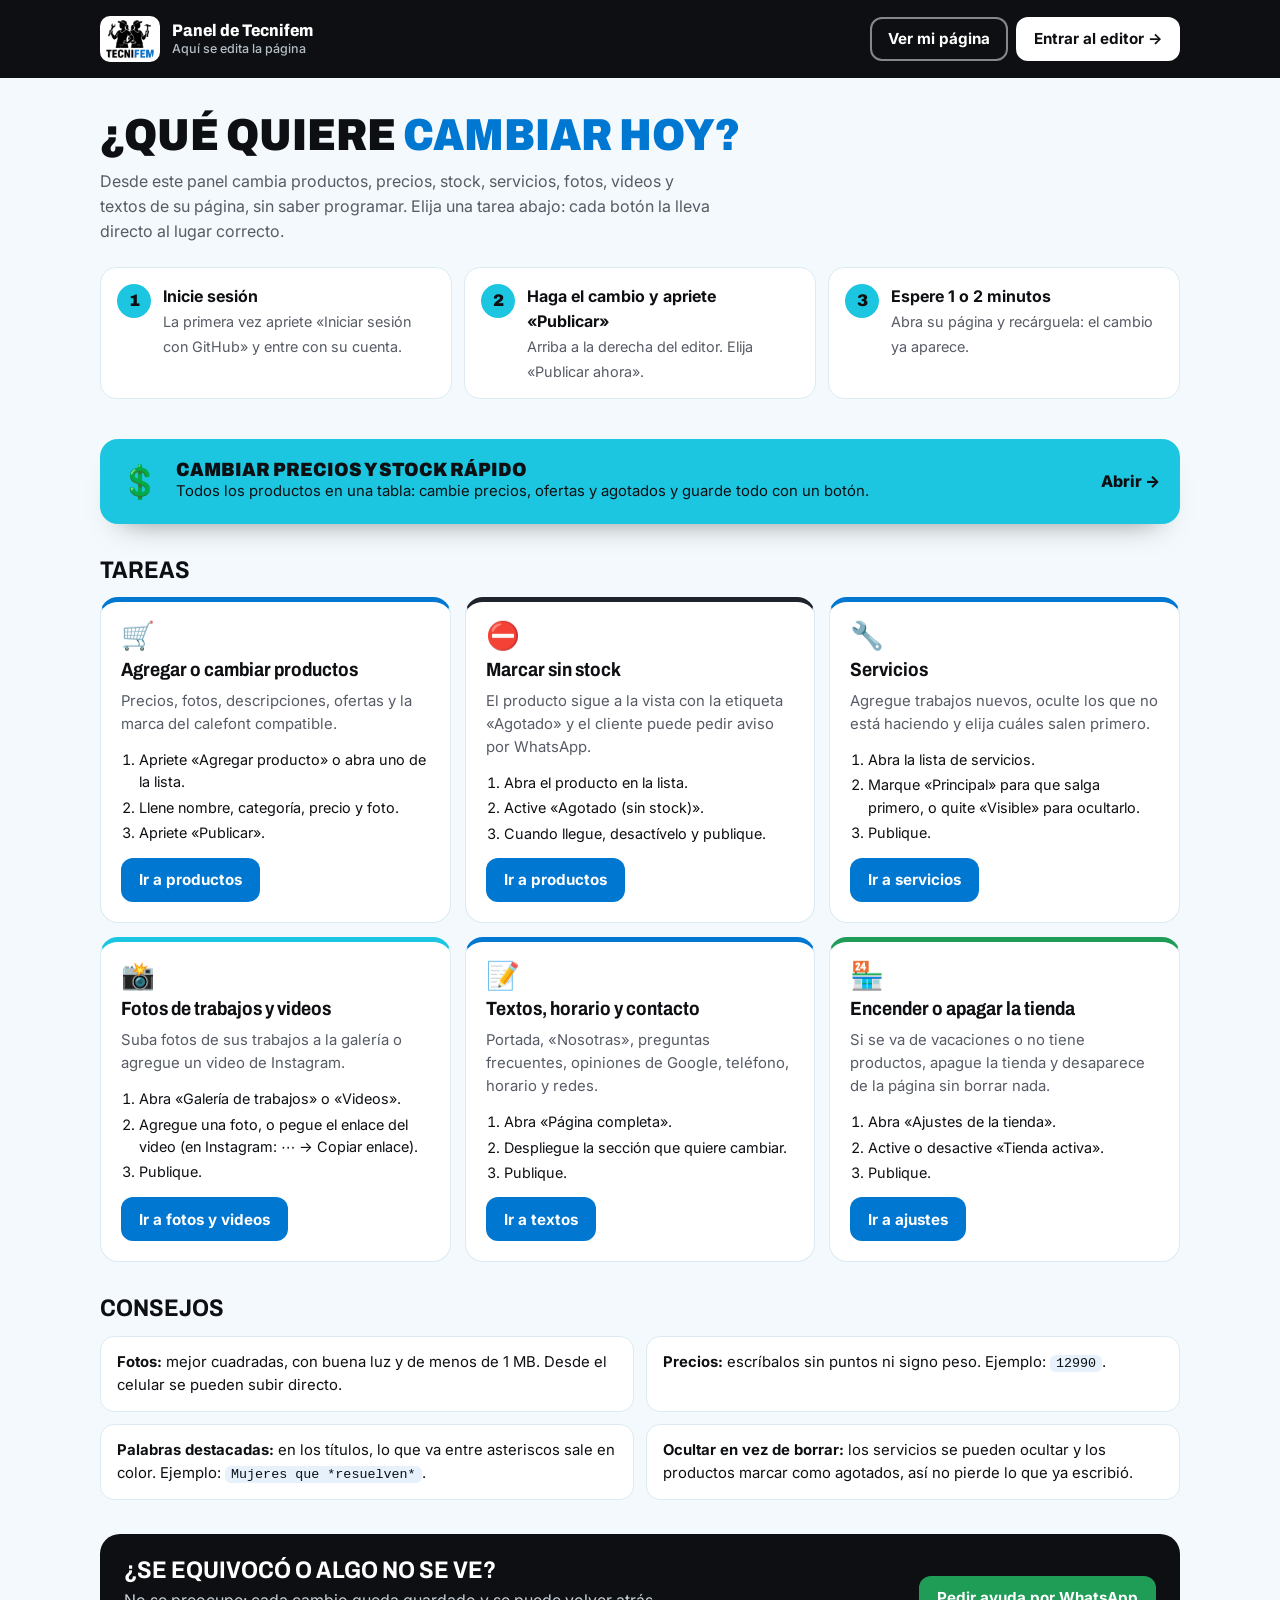
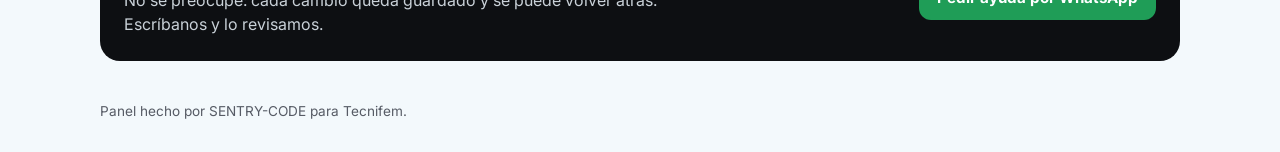
<file: admin/index.html>
<!doctype html>
<html lang="es-CL">
<head>
<meta charset="utf-8">
<meta name="viewport" content="width=device-width, initial-scale=1">
<meta name="robots" content="noindex, nofollow">
<title>Panel de Tecnifem</title>
<link rel="icon" href="../assets/icono-tecnifem.png">
<link rel="preconnect" href="https://fonts.googleapis.com"><link rel="preconnect" href="https://fonts.gstatic.com" crossorigin>
<link href="https://fonts.googleapis.com/css2?family=Archivo:wdth,wght@75..100,700..900&family=Inter:wght@400;500;600;700&display=swap" rel="stylesheet">
<style>
:root{--navy:#0d0f12;--azul:#0077d1;--azul-claro:#e6f1fb;--rayo:#1cc6e0;--tinta:#0d0f12;--suave:#565b65;--linea:#dcebf2;--fondo:#f3f9fc;--wa:#1f9d57}
*{box-sizing:border-box}
body{margin:0;font:400 16px/1.55 "Inter",system-ui,-apple-system,"Segoe UI",sans-serif;color:var(--tinta);background:var(--fondo)}
a{color:inherit}
h1,h2,h3{font-family:"Archivo","Arial Narrow",sans-serif;font-stretch:88%;margin:0;line-height:1.05;color:var(--navy)}
.wrap{width:min(1080px,100% - 32px);margin:0 auto}
header{background:var(--navy);color:#fff}
header .wrap{display:flex;flex-wrap:wrap;align-items:center;justify-content:space-between;gap:12px;padding:16px 0}
.marca{display:flex;align-items:center;gap:12px;text-decoration:none}
.marca img{height:46px;background:#fff;border-radius:10px;padding:4px 6px}
.marca span{font:800 1.05rem/1.2 "Archivo",sans-serif;font-stretch:90%}.marca small{display:block;font:500 .78rem/1.2 "Inter",sans-serif;color:#b4bec7}
.top-btns{display:flex;flex-wrap:wrap;gap:8px}
.b{display:inline-flex;align-items:center;justify-content:center;gap:8px;min-height:44px;padding:0 16px;border-radius:12px;font-weight:700;font-size:.95rem;text-decoration:none;border:2px solid transparent}
.b-blanco{background:#fff;color:var(--navy)}.b-borde{border-color:rgba(255,255,255,.5);color:#fff}
.b-pri{background:var(--azul);color:#fff}.b-wa{background:var(--wa);color:#fff}
.hola{padding:34px 0 10px}
.hola h1{font-size:clamp(2rem,5vw,2.8rem);font-weight:900;text-transform:uppercase}
.hola h1 em{font-style:normal;color:var(--azul)}
.hola p{max-width:62ch;color:var(--suave);margin:10px 0 0}
.pasos{display:grid;grid-template-columns:repeat(3,1fr);gap:12px;margin:24px 0 8px;padding:0;list-style:none;counter-reset:p}
.pasos li{counter-increment:p;background:#fff;border:1px solid var(--linea);border-radius:16px;padding:16px 16px 14px;display:flex;gap:12px;align-items:flex-start}
.pasos li::before{content:counter(p);flex:none;display:grid;place-items:center;width:34px;height:34px;border-radius:50%;background:var(--rayo);color:var(--navy);font:900 1.05rem/1 "Archivo",sans-serif}
.pasos b{display:block;color:var(--navy)}.pasos span{font-size:.9rem;color:var(--suave)}
h2{font-size:1.5rem;text-transform:uppercase;margin:34px 0 14px}
.tareas{display:grid;grid-template-columns:repeat(3,1fr);gap:14px}
.tarea{background:#fff;border:1px solid var(--linea);border-radius:18px;padding:20px;display:flex;flex-direction:column;gap:10px;border-top:5px solid var(--azul)}
.tarea .ico{font-size:1.7rem;line-height:1}
.tarea h3{font-size:1.2rem}
.tarea p{margin:0;color:var(--suave);font-size:.93rem}
.tarea ol{margin:0;padding-left:18px;font-size:.9rem;color:var(--tinta)}
.tarea ol li{margin:3px 0}
.tarea .b{margin-top:auto;align-self:flex-start}
.tarea.sin-stock{border-top-color:#1f242c}.tarea.fotos{border-top-color:var(--rayo)}.tarea.tienda{border-top-color:var(--wa)}
.consejos{display:grid;grid-template-columns:repeat(2,1fr);gap:12px;margin:0;padding:0;list-style:none}
.consejos li{background:#fff;border:1px solid var(--linea);border-radius:14px;padding:14px 16px;font-size:.93rem}
.consejos b{color:var(--navy)}
code{background:var(--azul-claro);color:var(--navy);padding:1px 6px;border-radius:6px;font-size:.9em}
.ayuda{margin:34px 0 40px;background:var(--navy);color:#fff;border-radius:20px;padding:24px;display:flex;flex-wrap:wrap;gap:16px;align-items:center;justify-content:space-between}
.ayuda h2{color:#fff;margin:0 0 4px}.ayuda p{margin:0;color:#c9d1d8;max-width:56ch}
footer{color:var(--suave);font-size:.85rem;padding:0 0 30px}
.rapido{display:flex;align-items:center;gap:16px;margin:22px 0 0;padding:18px 20px;border-radius:18px;background:var(--rayo);color:var(--navy);text-decoration:none;box-shadow:0 18px 30px -22px rgba(0,0,0,.5)}
.rapido .ico{font-size:2rem}.rapido b{display:block;font:900 1.2rem/1.1 "Archivo",sans-serif;font-stretch:90%;text-transform:uppercase}
.rapido span:nth-child(2){flex:1;font-size:.93rem}.rapido .ir{font-weight:800;white-space:nowrap}
@media (max-width:860px){.pasos,.tareas,.consejos{grid-template-columns:1fr}}
</style>
</head>
<body>
<header><div class="wrap">
  <a class="marca" href="../" target="_blank" rel="noopener"><img src="../assets/logo-tecnifem.png" alt="Tecnifem"><span>Panel de Tecnifem<small>Aquí se edita la página</small></span></a>
  <div class="top-btns">
    <a class="b b-borde" href="../" target="_blank" rel="noopener">Ver mi página</a>
    <a class="b b-blanco" href="editar.html">Entrar al editor →</a>
  </div>
</div></header>

<main class="wrap">
  <section class="hola">
    <h1>¿Qué quiere <em>cambiar hoy?</em></h1>
    <p>Desde este panel cambia productos, precios, stock, servicios, fotos, videos y textos de su página, sin saber programar. Elija una tarea abajo: cada botón la lleva directo al lugar correcto.</p>
    <ol class="pasos">
      <li><div><b>Inicie sesión</b><span>La primera vez apriete «Iniciar sesión con GitHub» y entre con su cuenta.</span></div></li>
      <li><div><b>Haga el cambio y apriete «Publicar»</b><span>Arriba a la derecha del editor. Elija «Publicar ahora».</span></div></li>
      <li><div><b>Espere 1 o 2 minutos</b><span>Abra su página y recárguela: el cambio ya aparece.</span></div></li>
    </ol>
  </section>

  <a class="rapido" href="precios.html">
    <span class="ico" aria-hidden="true">💲</span>
    <span><b>Cambiar precios y stock rápido</b>Todos los productos en una tabla: cambie precios, ofertas y agotados y guarde todo con un botón.</span>
    <span class="ir">Abrir →</span>
  </a>

  <h2>Tareas</h2>
  <div class="tareas">
    <article class="tarea">
      <span class="ico" aria-hidden="true">🛒</span>
      <h3>Agregar o cambiar productos</h3>
      <p>Precios, fotos, descripciones, ofertas y la marca del calefont compatible.</p>
      <ol><li>Apriete «Agregar producto» o abra uno de la lista.</li><li>Llene nombre, categoría, precio y foto.</li><li>Apriete «Publicar».</li></ol>
      <a class="b b-pri" href="editar.html#/collections/tienda/entries/productos">Ir a productos</a>
    </article>
    <article class="tarea sin-stock">
      <span class="ico" aria-hidden="true">⛔</span>
      <h3>Marcar sin stock</h3>
      <p>El producto sigue a la vista con la etiqueta «Agotado» y el cliente puede pedir aviso por WhatsApp.</p>
      <ol><li>Abra el producto en la lista.</li><li>Active «Agotado (sin stock)».</li><li>Cuando llegue, desactívelo y publique.</li></ol>
      <a class="b b-pri" href="editar.html#/collections/tienda/entries/productos">Ir a productos</a>
    </article>
    <article class="tarea">
      <span class="ico" aria-hidden="true">🔧</span>
      <h3>Servicios</h3>
      <p>Agregue trabajos nuevos, oculte los que no está haciendo y elija cuáles salen primero.</p>
      <ol><li>Abra la lista de servicios.</li><li>Marque «Principal» para que salga primero, o quite «Visible» para ocultarlo.</li><li>Publique.</li></ol>
      <a class="b b-pri" href="editar.html#/collections/servicios/entries/lista">Ir a servicios</a>
    </article>
    <article class="tarea fotos">
      <span class="ico" aria-hidden="true">📸</span>
      <h3>Fotos de trabajos y videos</h3>
      <p>Suba fotos de sus trabajos a la galería o agregue un video de Instagram.</p>
      <ol><li>Abra «Galería de trabajos» o «Videos».</li><li>Agregue una foto, o pegue el enlace del video (en Instagram: ⋯ → Copiar enlace).</li><li>Publique.</li></ol>
      <a class="b b-pri" href="editar.html#/collections/pagina/entries/textos">Ir a fotos y videos</a>
    </article>
    <article class="tarea">
      <span class="ico" aria-hidden="true">📝</span>
      <h3>Textos, horario y contacto</h3>
      <p>Portada, «Nosotras», preguntas frecuentes, opiniones de Google, teléfono, horario y redes.</p>
      <ol><li>Abra «Página completa».</li><li>Despliegue la sección que quiere cambiar.</li><li>Publique.</li></ol>
      <a class="b b-pri" href="editar.html#/collections/pagina/entries/textos">Ir a textos</a>
    </article>
    <article class="tarea tienda">
      <span class="ico" aria-hidden="true">🏪</span>
      <h3>Encender o apagar la tienda</h3>
      <p>Si se va de vacaciones o no tiene productos, apague la tienda y desaparece de la página sin borrar nada.</p>
      <ol><li>Abra «Ajustes de la tienda».</li><li>Active o desactive «Tienda activa».</li><li>Publique.</li></ol>
      <a class="b b-pri" href="editar.html#/collections/tienda/entries/ajustes">Ir a ajustes</a>
    </article>
  </div>

  <h2>Consejos</h2>
  <ul class="consejos">
    <li><b>Fotos:</b> mejor cuadradas, con buena luz y de menos de 1 MB. Desde el celular se pueden subir directo.</li>
    <li><b>Precios:</b> escríbalos sin puntos ni signo peso. Ejemplo: <code>12990</code>.</li>
    <li><b>Palabras destacadas:</b> en los títulos, lo que va entre asteriscos sale en color. Ejemplo: <code>Mujeres que *resuelven*</code>.</li>
    <li><b>Ocultar en vez de borrar:</b> los servicios se pueden ocultar y los productos marcar como agotados, así no pierde lo que ya escribió.</li>
  </ul>

  <section class="ayuda">
    <div><h2>¿Se equivocó o algo no se ve?</h2><p>No se preocupe: cada cambio queda guardado y se puede volver atrás. Escríbanos y lo revisamos.</p></div>
    <a class="b b-wa" href="https://wa.me/56974479565?text=Hola%20Agust%C3%ADn%2C%20necesito%20ayuda%20con%20el%20panel%20de%20Tecnifem" target="_blank" rel="noopener">Pedir ayuda por WhatsApp</a>
  </section>
</main>
<footer class="wrap">Panel hecho por SENTRY-CODE para Tecnifem.</footer>
</body>
</html>
</file>
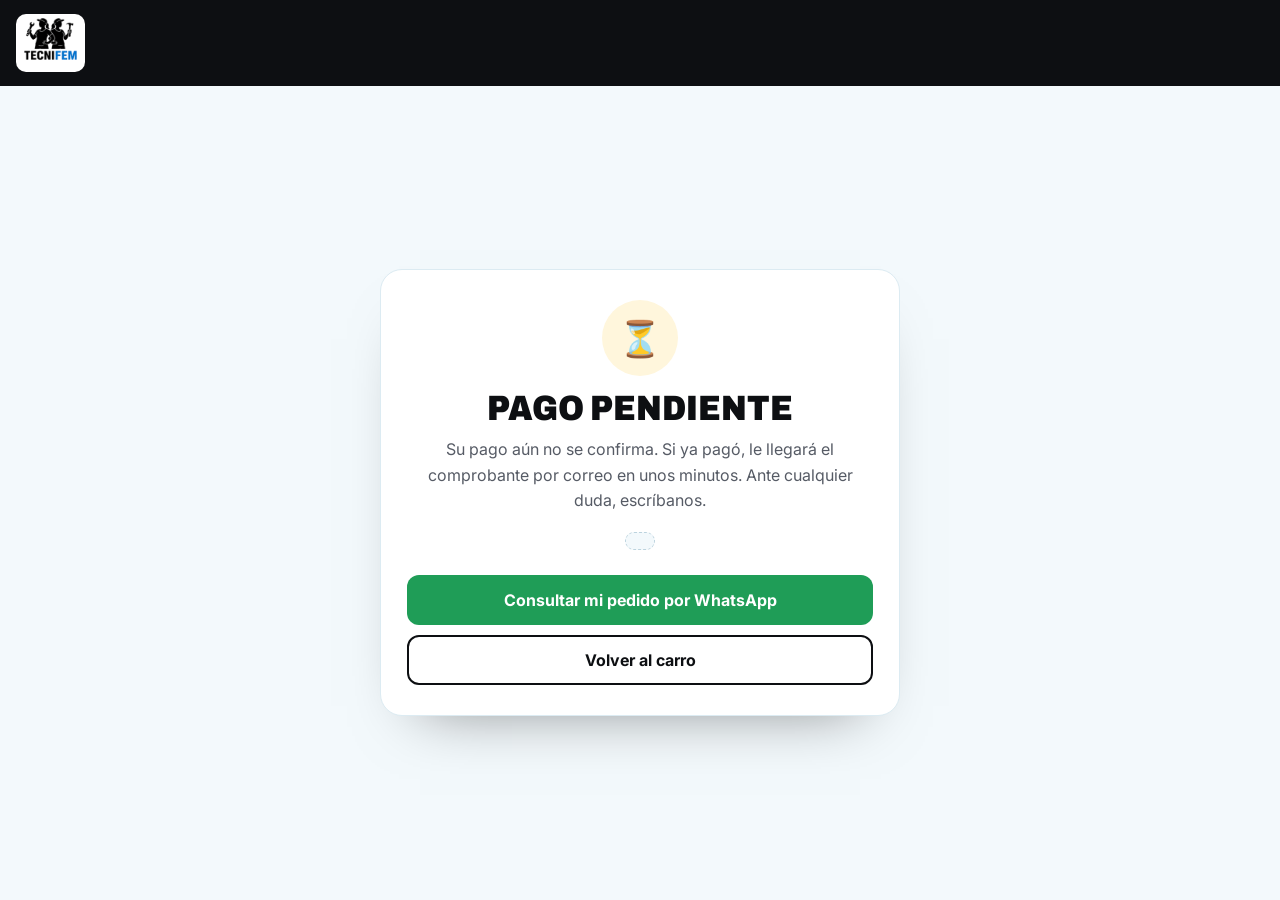
<file: gracias.html>
<!doctype html>
<html lang="es-CL">
<head>
<meta charset="utf-8">
<meta name="viewport" content="width=device-width, initial-scale=1">
<meta name="robots" content="noindex">
<title>Estado de su compra · Tecnifem</title>
<link rel="icon" href="assets/icono-tecnifem.png">
<link href="https://fonts.googleapis.com/css2?family=Archivo:wdth,wght@75..100,800..900&family=Inter:wght@400;600;700&display=swap" rel="stylesheet">
<style>
:root{--navy:#0d0f12;--azul:#0077d1;--rayo:#1cc6e0;--wa:#1f9d57;--suave:#565b65;--linea:#dcebf2}
*{box-sizing:border-box}body{margin:0;font:400 16px/1.6 "Inter",system-ui,sans-serif;color:#0d0f12;background:#f3f9fc;min-height:100dvh;display:flex;flex-direction:column}
header{background:var(--navy);padding:14px max(16px,env(safe-area-inset-left))}header a{display:inline-block;background:#fff;border-radius:10px;padding:4px 8px}header img{height:42px}
main{flex:1;display:grid;place-items:center;padding:30px 16px}
.caja{background:#fff;border:1px solid var(--linea);border-radius:22px;padding:30px 26px;max-width:520px;width:100%;text-align:center;box-shadow:0 30px 60px -40px rgba(0,0,0,.5)}
.ico{width:76px;height:76px;border-radius:50%;display:grid;place-items:center;margin:0 auto 14px;font-size:2.2rem}
.pagado .ico{background:#e6f6ec}.rechazado .ico,.error .ico{background:#fdecea}.pendiente .ico{background:#fff6dc}
h1{font:900 clamp(1.7rem,6vw,2.2rem)/1.05 "Archivo",sans-serif;font-stretch:88%;text-transform:uppercase;color:var(--navy);margin:0 0 10px}
p{color:var(--suave);margin:0 0 14px}
.orden{display:inline-block;background:#f3f9fc;border:1px dashed #bcd3de;border-radius:10px;padding:8px 14px;font-weight:700;color:var(--navy);margin:4px 0 18px}
.botones{display:grid;gap:10px}
.b{display:flex;align-items:center;justify-content:center;min-height:50px;border-radius:12px;font-weight:700;text-decoration:none}
.b-wa{background:var(--wa);color:#fff}.b-osc{background:var(--navy);color:#fff}.b-borde{border:2px solid var(--navy);color:var(--navy)}
</style>
</head>
<body>
<header><a href="./"><img src="assets/logo-tecnifem.png" alt="Tecnifem"></a></header>
<main>
  <div class="caja pendiente" id="caja">
    <div class="ico" id="ico" aria-hidden="true">⏳</div>
    <h1 id="titulo">Revisando su pago…</h1>
    <p id="texto">Estamos confirmando el resultado con Webpay.</p>
    <div class="orden" id="orden" hidden></div>
    <div class="botones">
      <a class="b b-wa" id="wa" href="https://wa.me/56945213431" target="_blank" rel="noopener">Consultar mi pedido por WhatsApp</a>
      <a class="b b-borde" id="volver" href="./#tienda">Volver a la tienda</a>
    </div>
  </div>
</main>
<script>
(function(){
  var q = new URLSearchParams(location.search), estado = q.get("estado") || "pendiente", orden = (q.get("orden") || "").replace(/[^A-Za-z0-9-]/g, "");
  var T = {
    pagado: ["✅", "¡Pago recibido!", "Gracias por su compra. Le enviamos el comprobante a su correo y le escribiremos para coordinar el retiro o el despacho.", "pagado"],
    rechazado: ["✖️", "El pago no se realizó", "Webpay rechazó o se canceló el pago. No se hizo ningún cargo. Puede intentarlo de nuevo o escribirnos por WhatsApp.", "rechazado"],
    anulado: ["✖️", "El pago fue anulado", "No se hizo ningún cargo. Puede intentarlo de nuevo o escribirnos por WhatsApp.", "rechazado"],
    pendiente: ["⏳", "Pago pendiente", "Su pago aún no se confirma. Si ya pagó, le llegará el comprobante por correo en unos minutos. Ante cualquier duda, escríbanos.", "pendiente"],
    error: ["⚠️", "No pudimos confirmar el pago", "Escríbanos por WhatsApp con su número de orden y lo revisamos de inmediato.", "error"]
  };
  var t = Object.prototype.hasOwnProperty.call(T, estado) ? T[estado] : T.pendiente;
  document.getElementById("ico").textContent = t[0];
  document.getElementById("titulo").textContent = t[1];
  document.getElementById("texto").textContent = t[2];
  document.getElementById("caja").className = "caja " + t[3];
  if (orden) { var o = document.getElementById("orden"); o.textContent = "Orden " + orden; o.hidden = false; }
  document.getElementById("wa").href = "https://wa.me/56945213431?text=" + encodeURIComponent("Hola, hice una compra en su tienda" + (orden ? " (orden " + orden + ")" : "") + " y quiero consultar por mi pedido.");
  if (estado === "pagado") { try { localStorage.removeItem("tecnifem-carro"); } catch (e) {} }
  else { document.getElementById("volver").textContent = "Volver al carro"; }
})();
</script>
</body>
</html>
</file>
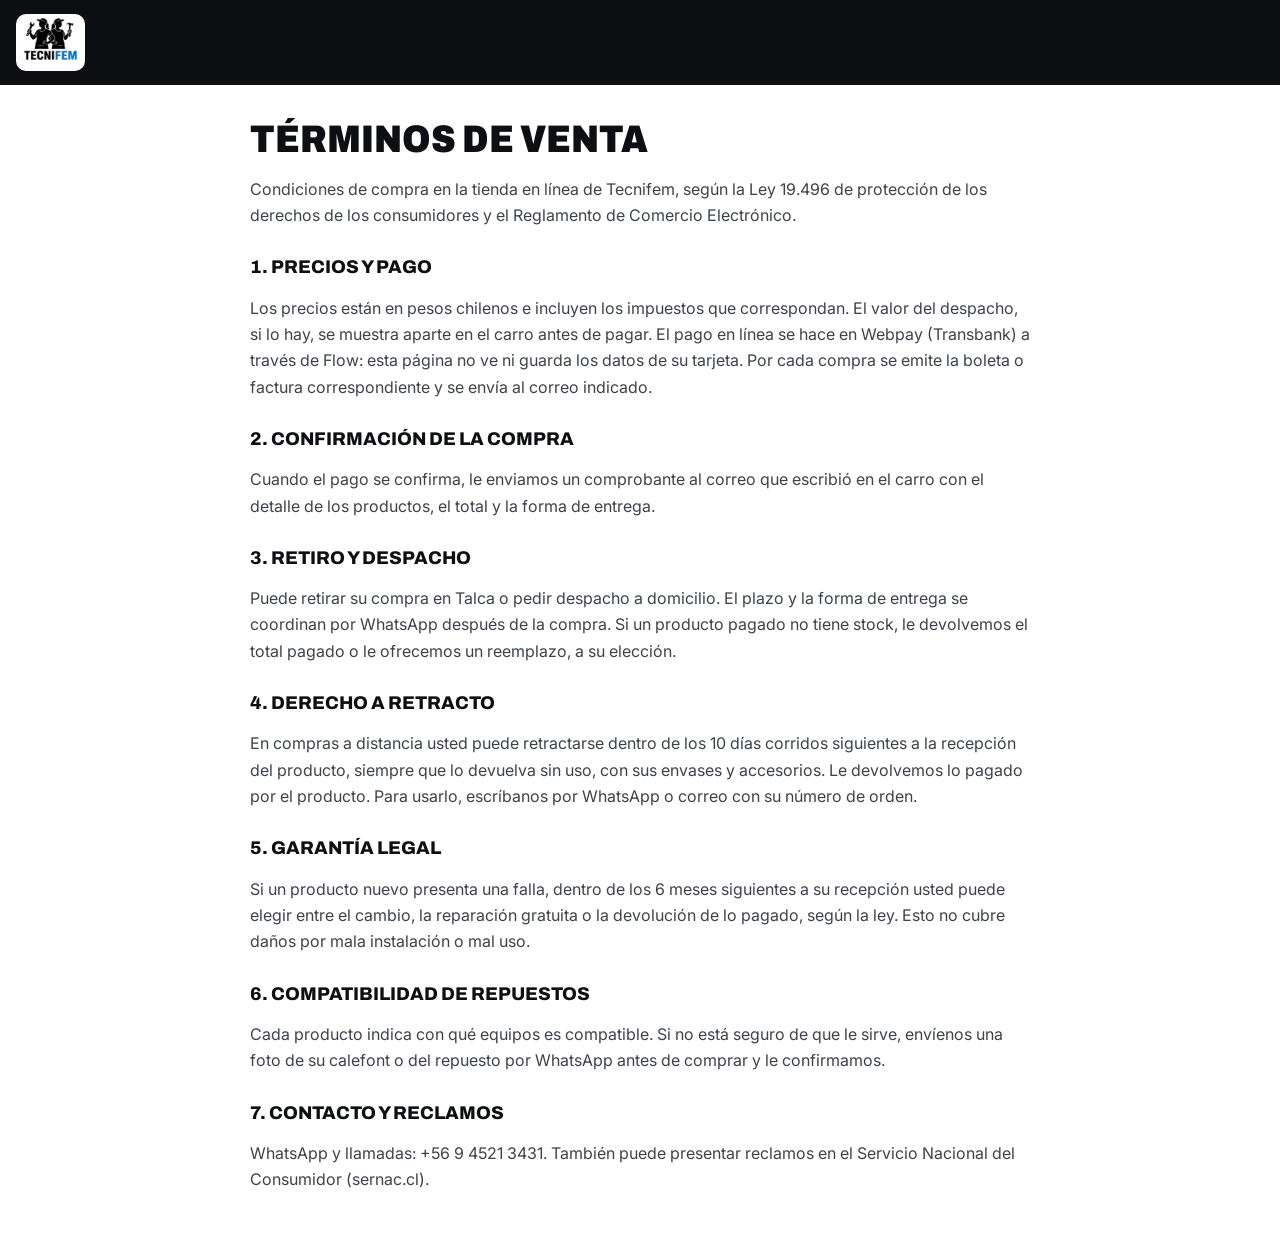
<file: terminos.html>
<!doctype html>
<html lang="es-CL">
<head>
<meta charset="utf-8">
<meta name="viewport" content="width=device-width, initial-scale=1">
<title>Términos de venta · Tecnifem</title>
<link rel="icon" href="assets/icono-tecnifem.png">
<link href="https://fonts.googleapis.com/css2?family=Archivo:wdth,wght@75..100,800..900&family=Inter:wght@400;600;700&display=swap" rel="stylesheet">
<style>
*{box-sizing:border-box}body{margin:0;font:400 16px/1.65 "Inter",system-ui,sans-serif;color:#0d0f12;background:#fff}
header{background:#0d0f12;padding:14px max(16px,env(safe-area-inset-left))}header a{display:inline-block;background:#fff;border-radius:10px;padding:4px 8px}header img{height:42px}
main{width:min(780px,100% - 32px);margin:0 auto;padding:34px 0 50px}
h1{font:900 clamp(1.8rem,6vw,2.4rem)/1.05 "Archivo",sans-serif;font-stretch:88%;text-transform:uppercase;color:#0d0f12;margin:0 0 6px}
h2{font:800 1.15rem/1.2 "Archivo",sans-serif;color:#0d0f12;margin:28px 0 8px;text-transform:uppercase}
p,li{color:#3d424b}.nota{background:#f3f9fc;border-radius:12px;padding:12px 14px;font-size:.92rem}
#vendedor:empty{display:none}
</style>
</head>
<body>
<header><a href="./"><img src="assets/logo-tecnifem.png" alt="Tecnifem"></a></header>
<main>
  <h1>Términos de venta</h1>
  <p>Condiciones de compra en la tienda en línea de Tecnifem, según la Ley 19.496 de protección de los derechos de los consumidores y el Reglamento de Comercio Electrónico.</p>
  <p class="nota" id="vendedor"></p>

  <h2>1. Precios y pago</h2>
  <p>Los precios están en pesos chilenos e incluyen los impuestos que correspondan. El valor del despacho, si lo hay, se muestra aparte en el carro antes de pagar. El pago en línea se hace en Webpay (Transbank) a través de Flow: esta página no ve ni guarda los datos de su tarjeta. Por cada compra se emite la boleta o factura correspondiente y se envía al correo indicado.</p>

  <h2>2. Confirmación de la compra</h2>
  <p>Cuando el pago se confirma, le enviamos un comprobante al correo que escribió en el carro con el detalle de los productos, el total y la forma de entrega.</p>

  <h2>3. Retiro y despacho</h2>
  <p>Puede retirar su compra en Talca o pedir despacho a domicilio. El plazo y la forma de entrega se coordinan por WhatsApp después de la compra. Si un producto pagado no tiene stock, le devolvemos el total pagado o le ofrecemos un reemplazo, a su elección.</p>

  <h2>4. Derecho a retracto</h2>
  <p>En compras a distancia usted puede retractarse dentro de los 10 días corridos siguientes a la recepción del producto, siempre que lo devuelva sin uso, con sus envases y accesorios. Le devolvemos lo pagado por el producto. Para usarlo, escríbanos por WhatsApp o correo con su número de orden.</p>

  <h2>5. Garantía legal</h2>
  <p>Si un producto nuevo presenta una falla, dentro de los 6 meses siguientes a su recepción usted puede elegir entre el cambio, la reparación gratuita o la devolución de lo pagado, según la ley. Esto no cubre daños por mala instalación o mal uso.</p>

  <h2>6. Compatibilidad de repuestos</h2>
  <p>Cada producto indica con qué equipos es compatible. Si no está seguro de que le sirve, envíenos una foto de su calefont o del repuesto por WhatsApp antes de comprar y le confirmamos.</p>

  <h2>7. Contacto y reclamos</h2>
  <p>WhatsApp y llamadas: +56 9 4521 3431. También puede presentar reclamos en el Servicio Nacional del Consumidor (sernac.cl).</p>
</main>
<script>
fetch("contenido/tienda.json?v=" + Date.now(), { cache: "no-store" }).then(function (r) { return r.json(); }).then(function (t) {
  var d = [t.razon_social, t.rut ? "RUT " + t.rut : "", t.domicilio, t.correo].filter(Boolean);
  if (d.length) document.getElementById("vendedor").textContent = "Vendedor: " + d.join(" · ");
}).catch(function () {});
</script>
</body>
</html>
</file>
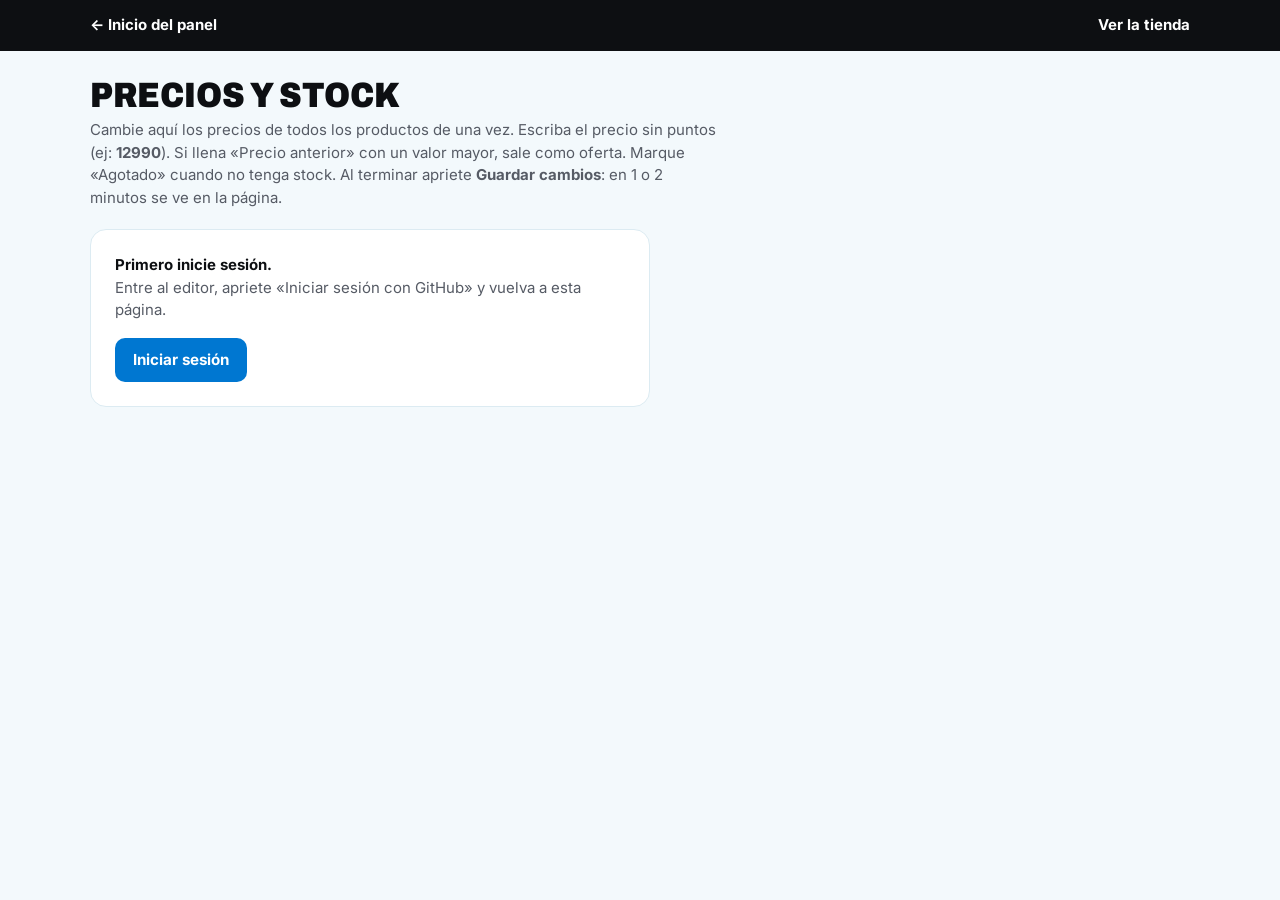
<file: admin/precios.html>
<!doctype html>
<html lang="es-CL">
<head>
<meta charset="utf-8">
<meta name="viewport" content="width=device-width, initial-scale=1">
<meta name="robots" content="noindex, nofollow">
<title>Precios y stock · Panel de Tecnifem</title>
<link rel="icon" href="../assets/icono-tecnifem.png">
<link href="https://fonts.googleapis.com/css2?family=Archivo:wdth,wght@75..100,800..900&family=Inter:wght@400;500;600;700&display=swap" rel="stylesheet">
<style>
:root{--navy:#0d0f12;--azul:#0077d1;--azul-claro:#e6f1fb;--rayo:#1cc6e0;--suave:#565b65;--linea:#dcebf2;--fondo:#f3f9fc;--wa:#1f9d57;--rojo:#b42318}
*{box-sizing:border-box}body{margin:0;font:400 15px/1.5 "Inter",system-ui,sans-serif;color:#0d0f12;background:var(--fondo)}
header{background:var(--navy);color:#fff}
header .wrap{display:flex;flex-wrap:wrap;gap:10px;align-items:center;justify-content:space-between;padding:14px 0}
.wrap{width:min(1100px,100% - 32px);margin:0 auto}
header a{color:#fff;text-decoration:none;font-weight:700}
h1{font:900 clamp(1.6rem,5vw,2.2rem)/1.05 "Archivo",sans-serif;font-stretch:88%;text-transform:uppercase;color:var(--navy);margin:26px 0 6px}
.ayuda{color:var(--suave);margin:0 0 16px;max-width:70ch}
.barra{position:sticky;top:0;z-index:5;background:var(--fondo);display:flex;flex-wrap:wrap;gap:10px;align-items:center;padding:10px 0;border-bottom:1px solid var(--linea)}
.barra input[type=search]{flex:1 1 240px;padding:11px 14px;border:1px solid var(--linea);border-radius:10px;font:inherit}
.b{border:0;border-radius:10px;min-height:44px;padding:0 18px;font:700 .95rem/1 "Inter",sans-serif;cursor:pointer;text-decoration:none;display:inline-flex;align-items:center}
.b-pri{background:var(--azul);color:#fff}.b-pri[disabled]{opacity:.45;cursor:not-allowed}
.b-borde{background:#fff;border:2px solid var(--navy);color:var(--navy)}
.estado{font-weight:600;min-height:1.4em}
.estado.ok{color:var(--wa)}.estado.mal{color:var(--rojo)}
.tabla-c{overflow-x:auto;background:#fff;border:1px solid var(--linea);border-radius:14px;margin:14px 0 40px}
table{border-collapse:collapse;width:100%;min-width:720px}
th,td{padding:10px 12px;border-bottom:1px solid var(--linea);text-align:left;vertical-align:middle}
th{font-size:.78rem;letter-spacing:.06em;text-transform:uppercase;color:var(--suave);background:#fafcfe}
td.n b{display:block}td.n span{font-size:.8rem;color:var(--suave)}
td input[type=number]{width:120px;padding:9px 10px;border:1px solid var(--linea);border-radius:8px;font:600 1rem "Inter",sans-serif}
td input.cambio{border-color:var(--rayo);background:#e8f9fc}
tr.agot td{background:#fafafa}
.sw{display:inline-flex;align-items:center;gap:8px;cursor:pointer;font-weight:600}
.sw input{width:20px;height:20px;accent-color:var(--rojo)}
.miniatura{width:44px;height:44px;border-radius:8px;object-fit:contain;background:#fff;border:1px solid var(--linea)}
.vacio{padding:30px;text-align:center;color:var(--suave)}
.login{background:#fff;border:1px solid var(--linea);border-radius:16px;padding:24px;margin:20px 0;max-width:560px}
</style>
</head>
<body>
<header><div class="wrap"><a href="./">← Inicio del panel</a><a href="../#tienda" target="_blank" rel="noopener">Ver la tienda</a></div></header>
<main class="wrap">
  <h1>Precios y stock</h1>
  <p class="ayuda">Cambie aquí los precios de todos los productos de una vez. Escriba el precio sin puntos (ej: <b>12990</b>). Si llena «Precio anterior» con un valor mayor, sale como oferta. Marque «Agotado» cuando no tenga stock. Al terminar apriete <b>Guardar cambios</b>: en 1 o 2 minutos se ve en la página.</p>

  <div class="login" id="login" hidden>
    <b>Primero inicie sesión.</b>
    <p class="ayuda">Entre al editor, apriete «Iniciar sesión con GitHub» y vuelva a esta página.</p>
    <a class="b b-pri" href="editar.html">Iniciar sesión</a>
  </div>

  <div id="app" hidden>
    <div class="barra">
      <input type="search" id="buscar" placeholder="Buscar producto, marca o código…" aria-label="Buscar producto">
      <button class="b b-pri" id="guardar" disabled>Guardar cambios</button>
      <span class="estado" id="estado" role="status"></span>
    </div>
    <div class="tabla-c"><table>
      <thead><tr><th></th><th>Producto</th><th>Precio</th><th>Precio anterior (oferta)</th><th>Stock</th></tr></thead>
      <tbody id="filas"></tbody>
    </table></div>
  </div>
</main>
<script>
(function () {
  var REPO = "delaguardaagustin/tecnifem-talca", RAMA = "main", RUTA = "contenido/productos.json";
  var API = "https://api.github.com/repos/" + REPO + "/contents/" + RUTA;
  var token = "", sha = "", datos = null, cambios = 0;
  function $(id) { return document.getElementById(id); }
  try { var u = JSON.parse(localStorage.getItem("decap-cms-user") || "null"); token = u && u.token || ""; } catch (e) {}
  if (!token) { $("login").hidden = false; return; }
  $("app").hidden = false;

  function b64aTexto(b) { var bin = atob(b.replace(/\n/g, "")), u8 = new Uint8Array(bin.length); for (var i = 0; i < bin.length; i++) u8[i] = bin.charCodeAt(i); return new TextDecoder().decode(u8); }
  function textoAb64(t) { var u8 = new TextEncoder().encode(t), s = ""; for (var i = 0; i < u8.length; i += 8192) s += String.fromCharCode.apply(null, u8.subarray(i, i + 8192)); return btoa(s); }
  function estado(t, cls) { $("estado").textContent = t; $("estado").className = "estado " + (cls || ""); }
  function gh(url, op) { op = op || {}; op.headers = Object.assign({ Authorization: "token " + token, Accept: "application/vnd.github+json" }, op.headers || {}); return fetch(url, op); }

  function cargar() {
    estado("Cargando productos…");
    gh(API + "?ref=" + RAMA + "&t=" + Date.now()).then(function (r) {
      if (r.status === 401) { localStorage.removeItem("decap-cms-user"); location.reload(); throw 0; }
      if (!r.ok) throw new Error("No se pudieron leer los productos (" + r.status + ")");
      return r.json();
    }).then(function (f) { sha = f.sha; datos = JSON.parse(b64aTexto(f.content)); cambios = 0; pintar(); estado(""); })
      .catch(function (e) { if (e) estado(e.message || "Error al cargar", "mal"); });
  }

  function pintar() {
    var q = $("buscar").value.trim().toLowerCase(), tb = $("filas"); tb.innerHTML = "";
    var lista = (datos.productos || []);
    var vis = 0;
    lista.forEach(function (p, i) {
      if (q && [p.nombre, p.marca, p.codigo, p.categoria].join(" ").toLowerCase().indexOf(q) < 0) return;
      vis++;
      var tr = document.createElement("tr"); if (p.agotado) tr.className = "agot";
      var td0 = document.createElement("td"); if (p.foto) { var im = document.createElement("img"); im.className = "miniatura"; im.alt = ""; im.src = "../" + p.foto; td0.appendChild(im); }
      var td1 = document.createElement("td"); td1.className = "n"; var b = document.createElement("b"); b.textContent = p.nombre; var s = document.createElement("span"); s.textContent = [p.categoria, p.marca, p.codigo].filter(Boolean).join(" · "); td1.append(b, s);
      function numero(campo) {
        var td = document.createElement("td"), inp = document.createElement("input");
        inp.type = "number"; inp.min = "0"; inp.step = "10"; inp.inputMode = "numeric"; inp.value = p[campo] || ""; inp.placeholder = campo === "precio" ? "0" : "—";
        inp.setAttribute("aria-label", (campo === "precio" ? "Precio de " : "Precio anterior de ") + p.nombre);
        inp.addEventListener("input", function () { var v = Math.max(0, Math.round(Number(inp.value) || 0)); if (v !== (p[campo] || 0)) { p[campo] = v; inp.classList.add("cambio"); marcar(); } });
        td.appendChild(inp); return td;
      }
      var td4 = document.createElement("td"), lab = document.createElement("label"), ch = document.createElement("input");
      lab.className = "sw"; ch.type = "checkbox"; ch.checked = !!p.agotado; lab.append(ch, document.createTextNode(" Agotado"));
      ch.addEventListener("change", function () { p.agotado = ch.checked; tr.className = ch.checked ? "agot" : ""; marcar(); });
      td4.appendChild(lab);
      tr.append(td0, td1, numero("precio"), numero("precio_anterior"), td4);
      tb.appendChild(tr);
    });
    if (!vis) { var tr = document.createElement("tr"), td = document.createElement("td"); td.colSpan = 5; td.className = "vacio"; td.textContent = "No hay productos con esa búsqueda."; tr.appendChild(td); tb.appendChild(tr); }
  }
  function marcar() { cambios++; $("guardar").disabled = false; estado("Hay cambios sin guardar."); }

  $("buscar").addEventListener("input", pintar);
  $("guardar").addEventListener("click", function () {
    $("guardar").disabled = true; estado("Guardando…");
    var cuerpo = { message: "Panel: actualiza precios y stock", content: textoAb64(JSON.stringify(datos, null, 2) + "\n"), sha: sha, branch: RAMA };
    gh(API, { method: "PUT", headers: { "Content-Type": "application/json" }, body: JSON.stringify(cuerpo) })
      .then(function (r) {
        if (r.status === 409 || r.status === 422) { estado("Alguien cambió los productos mientras tanto. Se recargó la lista: vuelva a hacer su cambio.", "mal"); cargar(); return; }
        if (!r.ok) throw new Error("No se pudo guardar (" + r.status + ")");
        return r.json().then(function (j) { sha = j.content.sha; cambios = 0; estado("¡Guardado! En 1 o 2 minutos se ve en la página.", "ok"); document.querySelectorAll("input.cambio").forEach(function (i) { i.classList.remove("cambio"); }); });
      }).catch(function (e) { $("guardar").disabled = false; estado(e.message || "No se pudo guardar.", "mal"); });
  });
  window.addEventListener("beforeunload", function (ev) { if (cambios) { ev.preventDefault(); ev.returnValue = ""; } });
  cargar();
})();
</script>
</body>
</html>
</file>
<file: tienda.css>
/* Servicios por categoría, tienda y carro de Tecnifem */
[hidden]{display:none!important}
.chip{appearance:none;border:1px solid var(--linea);background:#fff;color:var(--osc);font:600 .92rem/1 var(--font);padding:10px 16px;border-radius:999px;cursor:pointer;transition:background .15s ease,color .15s ease,border-color .15s ease}
.chip:hover{border-color:var(--pri);color:var(--pri)}
.chip.on{background:var(--osc);border-color:var(--osc);color:#fff}
.s-filtros,.t-filtros{display:flex;flex-wrap:wrap;gap:8px;margin:0 0 22px}
.s-grilla{display:grid;grid-template-columns:repeat(3,1fr);gap:14px}
.s-item{background:#fff;border:1px solid var(--linea);border-radius:18px;padding:20px 20px 18px;display:flex;flex-direction:column;gap:8px;min-width:0}
.s-item h3{font-size:1.08rem;color:var(--osc);line-height:1.25}
.s-item p{margin:0;color:var(--suave);font-size:.95rem}
.s-cot{margin-top:auto;padding-top:6px;font-weight:700;color:var(--wa);text-decoration:none}
.s-cot:hover{text-decoration:underline}
.t-cat{font:700 .72rem/1 var(--font);letter-spacing:1.4px;text-transform:uppercase;color:var(--pri)}
.t-aviso{background:#fff7e0;border:1px solid #f0d58a;color:#6b5210;border-radius:12px;padding:10px 14px;margin:0 0 18px;font-size:.93rem}
.t-grilla{display:grid;grid-template-columns:repeat(4,1fr);gap:16px}
.t-prod{background:#fff;border:1px solid var(--linea);border-radius:18px;overflow:hidden;display:flex;flex-direction:column;min-width:0}
.t-prod img,.t-sinfoto{width:100%;aspect-ratio:1;object-fit:cover;background:var(--fondo)}
.t-sinfoto{display:grid;place-items:center}
.t-sinfoto svg{width:56px;height:56px;stroke:var(--suave);fill:none;stroke-width:1.4;opacity:.6}
.t-cuerpo{padding:14px 14px 16px;display:flex;flex-direction:column;gap:6px;flex:1}
.t-cuerpo h3{font-size:1.02rem;color:var(--osc);line-height:1.25}
.t-cuerpo p{margin:0;color:var(--suave);font-size:.9rem}
.t-precio{font:800 1.2rem/1.2 var(--display);color:var(--osc);margin-top:auto;padding-top:4px}
.t-agregar{min-height:44px;font-size:.92rem;padding:0 14px;width:100%}
.t-agregar[disabled]{background:var(--fondo);border-color:var(--linea);color:var(--suave);cursor:not-allowed;transform:none;box-shadow:none}
.t-prod.agotado img{filter:grayscale(1);opacity:.7}
.t-vacio{color:var(--suave);grid-column:1/-1}
.carro-btn{display:inline-flex;align-items:center;gap:8px;min-height:44px;padding:0 14px;border-radius:999px;border:2px solid var(--osc);background:#fff;color:var(--osc);font:700 .95rem/1 var(--font);cursor:pointer}
.carro-btn svg{width:20px;height:20px;fill:none;stroke:currentColor;stroke-width:2;stroke-linecap:round;stroke-linejoin:round}
.carro-btn span{min-width:22px;height:22px;border-radius:11px;background:var(--pri);color:#fff;font-size:.8rem;display:grid;place-items:center;padding:0 6px}
.carro{position:fixed;inset:0;z-index:95;background:rgba(15,20,28,.5);opacity:0;visibility:hidden;transition:opacity .25s ease,visibility .25s}
.carro.ver{opacity:1;visibility:visible}
.carro-caja{position:absolute;top:0;right:0;bottom:0;width:min(420px,100%);background:#fff;display:flex;flex-direction:column;overflow-y:auto;padding:20px 20px calc(20px + env(safe-area-inset-bottom,0px));transform:translateX(100%);transition:transform .3s ease}
.carro.ver .carro-caja{transform:none}
.carro-cab{display:flex;justify-content:space-between;align-items:center;margin-bottom:12px}
.carro-cab h3{font-size:1.4rem;color:var(--osc)}
.carro-cab button{width:40px;height:40px;border-radius:50%;border:0;background:var(--fondo);font:400 1.5rem/1 system-ui,sans-serif;cursor:pointer;color:var(--osc)}
.carro-lista{display:grid;gap:10px}
.c-item{display:grid;grid-template-columns:1fr auto auto;gap:10px;align-items:center;border-bottom:1px solid var(--linea);padding-bottom:10px}
.c-item b{display:block;color:var(--osc);font-size:.95rem}.c-item span{color:var(--suave);font-size:.85rem}
.c-cant{display:flex;align-items:center;gap:6px}
.c-cant button{width:32px;height:32px;border-radius:50%;border:1px solid var(--linea);background:#fff;font-size:1.1rem;cursor:pointer;color:var(--osc)}
.c-sub{white-space:nowrap}
.carro-total{display:flex;justify-content:space-between;align-items:center;margin:16px 0;font-size:1.05rem}
.carro-total b{font:800 1.4rem/1 var(--display);color:var(--osc)}
.carro form{padding:0;border:0;box-shadow:none;border-radius:0}
.carro form .btn[disabled]{opacity:.5;cursor:not-allowed;transform:none;box-shadow:none}
@media (max-width:980px){.t-grilla{grid-template-columns:repeat(3,1fr)}.s-grilla{grid-template-columns:repeat(2,1fr)}}
@media (max-width:640px){.t-grilla{grid-template-columns:repeat(2,1fr);gap:10px}.s-grilla{grid-template-columns:1fr}.carro-btn{padding:0 10px}.t-cuerpo{padding:12px}.t-precio{font-size:1.05rem}}
@media (prefers-reduced-motion:reduce){.carro,.carro-caja{transition:none}}

/* ---- Rediseño: barra de la tienda, fichas y servicios ---- */
.sr{position:absolute;width:1px;height:1px;overflow:hidden;clip:rect(0 0 0 0);white-space:nowrap}
.t-barra{display:flex;flex-wrap:wrap;gap:10px 14px;align-items:center;justify-content:space-between;margin:0 0 22px}
.t-barra .t-filtros{margin:0}
.t-buscar{margin:0;flex:0 1 300px;font-weight:400}
.t-buscar input,.t-sel{margin:0;background:#fff;border:1px solid var(--linea);border-radius:999px;padding:11px 16px;font:500 .95rem/1.2 var(--font);color:var(--tinta)}
.t-sel{width:auto;flex:0 0 auto;cursor:pointer}
.t-img{position:relative}
.t-badge{position:absolute;top:10px;left:10px;font:800 .72rem/1 var(--font);letter-spacing:.06em;text-transform:uppercase;padding:6px 9px;border-radius:8px}
.t-badge.agot{background:#1f242c;color:#fff}.t-badge.oferta{background:var(--rayo);color:var(--navy)}
.t-meta{display:flex;flex-wrap:wrap;gap:6px}
.t-marca-tag,.t-cod{font-size:.74rem;font-weight:600;padding:3px 8px;border-radius:6px;background:var(--azul-claro);color:var(--navy)}
.t-cod{background:var(--fondo);color:var(--suave)}
.t-compat{font-size:.85rem!important;color:var(--tinta)!important}.t-compat b{color:var(--navy)}
.t-precio s{font:600 .85rem/1 var(--font);color:var(--suave);margin-right:4px}
.t-prod{transition:transform .18s ease,box-shadow .18s ease}
.t-prod:hover{transform:translateY(-3px);box-shadow:0 22px 36px -26px rgba(13,15,18,.55)}
.t-prod.agotado .t-agregar{background:#fff;color:var(--navy);border-color:var(--navy)}
.s-item{border-top:4px solid var(--azul);transition:transform .18s ease,box-shadow .18s ease}
.s-item:hover{transform:translateY(-3px);box-shadow:0 22px 36px -26px rgba(13,15,18,.5)}
.s-item h3{text-transform:none;font-stretch:90%;font-size:1.15rem}
.chip.on{background:var(--navy);border-color:var(--navy)}
.carro-btn{border-radius:12px}
@media (max-width:640px){.t-buscar{flex:1 1 100%}.t-barra .t-filtros{flex-wrap:nowrap;overflow-x:auto;padding-bottom:4px;width:100%}.chip{white-space:nowrap}.s-filtros{flex-wrap:nowrap;overflow-x:auto;padding-bottom:4px}}

/* ---- Tienda estilo catálogo claro (como Ancar: fondo blanco, filtros al costado) ---- */
.tienda-s{padding:8px 0 64px;background:#fff;color:var(--tinta)}
.t-banner{padding:0;background:none;margin:0 0 22px}
.t-banner .wrap{display:block;border-bottom:1px solid var(--linea);padding-bottom:16px}
.t-banner h2{font-size:clamp(1.7rem,3.6vw,2.4rem)}.t-banner h2 em{color:var(--azul)}
.t-banner p{color:var(--suave);max-width:60ch;margin:8px 0 0}.t-banner .ojo{margin-bottom:8px}
.t-layout{display:grid;grid-template-columns:240px 1fr;gap:26px;align-items:start}
.t-lateral{position:sticky;top:132px;display:grid;gap:12px}
.t-panel{background:#fff;border:1px solid var(--linea);border-radius:14px;padding:4px 16px 12px}
.t-panel summary{color:var(--navy);padding:12px 30px 10px 0;font-family:var(--display);font-stretch:90%;text-transform:uppercase;letter-spacing:.04em}
.t-panel summary::after{color:var(--azul)}
.t-bloque{border-top:1px solid var(--linea);padding:12px 0 4px}
.t-bloque h4{margin:0 0 10px;font:700 .74rem/1 var(--font);letter-spacing:.12em;text-transform:uppercase;color:var(--suave)}
.t-lateral .t-filtros{display:grid;gap:4px;margin:0}
.t-lateral .chip{background:transparent;border:0;color:var(--tinta);text-align:left;border-radius:8px;padding:8px 10px}
.t-lateral .chip:hover{background:var(--fondo)}
.t-lateral .chip.on{background:var(--rayo);color:var(--navy)}
.t-lateral .t-sel{width:100%;background:#fff;border-color:var(--linea);color:var(--tinta);border-radius:10px}
.t-switch{display:flex!important;align-items:center;gap:10px;margin:0!important;color:var(--tinta)!important;font-weight:600!important;cursor:pointer}
.t-switch input{position:absolute;opacity:0;width:1px;height:1px}
.t-switch span{flex:none;width:40px;height:22px;border-radius:11px;background:#c9d4dc;position:relative;transition:background .2s}
.t-switch span::after{content:"";position:absolute;top:3px;left:3px;width:16px;height:16px;border-radius:50%;background:#fff;transition:transform .2s}
.t-switch input:checked+span{background:var(--wa)}.t-switch input:checked+span::after{transform:translateX(18px)}
.t-switch input:focus-visible+span{outline:2px solid var(--azul);outline-offset:2px}
.t-empresa{display:block;text-decoration:none;background:var(--fondo);color:var(--navy);border:1px solid var(--linea);border-radius:14px;padding:14px}
.t-empresa b{display:block;font-family:var(--display);font-stretch:90%;text-transform:uppercase;font-size:1rem}.t-empresa span{font-size:.86rem;color:var(--suave)}
.tienda-s .t-barra{margin-bottom:16px}
.t-cuenta{color:var(--suave);font-size:.92rem;margin-right:auto}
.t-orden{display:flex!important;align-items:center;gap:8px;margin:0!important;color:var(--suave)!important;font-weight:500!important;font-size:.9rem!important}
.tienda-s .t-buscar input,.tienda-s .t-orden .t-sel{background:#fff;border-color:var(--linea);color:var(--tinta)}
.tienda-s .t-grilla{grid-template-columns:repeat(3,1fr)}
.tienda-s .t-prod{border:1px solid var(--linea);border-radius:14px;box-shadow:none}
.tienda-s .t-prod h3{font-size:.98rem;text-align:center}
.tienda-s .t-cat{text-align:center}
.tienda-s .t-meta{justify-content:center}
.tienda-s .t-precio{text-align:center}
.tienda-s .t-img img,.tienda-s .t-sinfoto{background:#fff;object-fit:contain;padding:10px}
.tienda-s .t-vacio{color:var(--suave)}
.tienda-s .t-aviso{background:#fff8e6;border-color:#f0dca8;color:#6b5210}
.tienda-s .nota{color:var(--suave)}
@media (max-width:1100px){.tienda-s .t-grilla{grid-template-columns:repeat(2,1fr)}}
@media (max-width:860px){.t-layout{grid-template-columns:1fr}.t-lateral{position:static}.t-orden span{display:none}.t-cuenta{width:100%}}
@media (max-width:640px){.tienda-s .t-grilla{gap:10px}}

/* ---- Servicios con foto o video ---- */
.s-item{padding:0;overflow:hidden;gap:0;border-top:0}
.s-media{position:relative;aspect-ratio:16/10;background:var(--fondo);overflow:hidden}
.s-media img{width:100%;height:100%;object-fit:cover;transition:transform .4s ease}
.s-item:hover .s-media img{transform:scale(1.05)}
.s-ilus{width:100%;height:100%;display:flex;flex-direction:column;align-items:center;justify-content:center;gap:8px;color:#fff;background:linear-gradient(140deg,var(--navy) 0%,var(--azul) 100%);position:relative}
.s-ilus::before{content:"";position:absolute;inset:0;background:radial-gradient(circle at 80% 15%,rgba(28,198,224,.35),transparent 45%);pointer-events:none}
.s-ilus svg{width:58px;height:58px;stroke:#fff;fill:none;stroke-width:1.5;stroke-linecap:round;stroke-linejoin:round;position:relative}
.s-ilus span{font:700 .72rem/1 var(--font);letter-spacing:.14em;text-transform:uppercase;color:#cfe2f5;position:relative}
.s-ilus-fuego{background:linear-gradient(140deg,#0d0f12 0%,#0077d1 60%,#1cc6e0 140%)}
.s-ilus-acceso{background:linear-gradient(140deg,#0d0f12 0%,#1f7a6a 100%)}
.s-ilus-plano{background:linear-gradient(140deg,#0d0f12 0%,#2d4f7c 100%)}
.s-ilus-casa{background:linear-gradient(140deg,#0d0f12 0%,#4a5a73 100%)}
.s-video{position:absolute;left:12px;bottom:12px;display:inline-flex;align-items:center;gap:6px;border:0;border-radius:999px;background:rgba(255,255,255,.95);color:var(--navy);font:700 .85rem/1 var(--font);padding:9px 13px 9px 10px;cursor:pointer;box-shadow:0 8px 18px -8px rgba(0,0,0,.6)}
.s-video svg{width:16px;height:16px;fill:var(--navy)}
.s-video:hover{background:var(--rayo)}
.s-cuerpo{padding:16px 18px 18px;display:flex;flex-direction:column;gap:7px;flex:1}
.visor{position:fixed;inset:0;z-index:120;background:rgba(5,10,20,.82);display:grid;place-items:center;padding:16px}
.visor-caja{position:relative;width:min(420px,100%);height:min(86dvh,760px);background:#fff;border-radius:18px;overflow:hidden}
.visor-marco,.visor-marco iframe{width:100%;height:100%;border:0;display:block}
.visor-x{position:absolute;top:8px;right:8px;z-index:2;width:40px;height:40px;border-radius:50%;border:0;background:var(--navy);color:#fff;font:400 1.5rem/1 system-ui,sans-serif;cursor:pointer}
@media (prefers-reduced-motion:reduce){.s-media img{transition:none}}

/* ---- Carro: resumen, términos y sellos de pago ---- */
.carro-resumen{display:grid;gap:6px;margin:16px 0;padding:14px;background:var(--fondo);border-radius:14px}
.carro-resumen div{display:flex;justify-content:space-between;align-items:center;font-size:.95rem}
.carro-resumen .carro-total{margin:6px 0 0;padding-top:8px;border-top:1px solid var(--linea);font-size:1.05rem}
.pd-acepto{display:flex!important;gap:10px;align-items:flex-start;font-weight:500!important;font-size:.88rem!important;color:var(--tinta)!important}
.pd-acepto input{width:20px;height:20px;margin:2px 0 0;flex:none;accent-color:var(--azul)}
.pd-wa{margin-top:8px;width:100%}
.pd-sellos{display:flex;flex-wrap:wrap;justify-content:center;gap:6px;margin-top:10px}
.pd-sellos span{font-size:.75rem;font-weight:700;color:var(--navy);background:var(--azul-claro);border-radius:6px;padding:4px 8px}
.pd-vendedor{color:var(--suave)}
.carro form small a{color:var(--azul)}
.t-foto{display:block;text-decoration:none;background:#e8f9fc;border:1px dashed var(--rayo);color:var(--navy);border-radius:14px;padding:14px}
.t-foto b{display:block;font-family:var(--display);font-stretch:90%;text-transform:uppercase;font-size:1rem;color:var(--navy)}.t-foto span{font-size:.86rem;color:var(--suave)}

.pd-acepto[hidden],.t-bloque[hidden]{display:none!important}
</file>
<file: asistente.css>
/* Asistente de reservas — hereda los colores y la tipografía de la página (--bg, --surface, --text, --muted, --accent, --line, --font) */
.asis{--asis-ink:var(--asis-tone,color-mix(in srgb,var(--accent) 62%,#1a1208));position:fixed;right:18px;bottom:82px;z-index:61;width:min(390px,calc(100vw - 24px));max-height:min(580px,calc(100dvh - 106px));display:flex;flex-direction:column;background:var(--bg);color:var(--text);font-family:var(--font);border:1px solid var(--line);border-radius:var(--asis-radius,10px);box-shadow:0 2px 6px rgba(0,0,0,.06),0 22px 48px -12px rgba(0,0,0,.28);opacity:0;transform:translateY(14px) scale(.98);transform-origin:bottom right}
.asis[hidden]{display:none}
@media (prefers-reduced-motion:no-preference){.asis{transition:opacity .28s cubic-bezier(.16,1,.3,1),transform .28s cubic-bezier(.16,1,.3,1)}}
.asis.is-open{opacity:1;transform:none}
.asis ::selection{background:color-mix(in srgb,var(--accent) 30%,transparent)}
.asis-head{display:flex;justify-content:space-between;align-items:flex-start;gap:12px;padding:16px 16px 13px 20px;border-bottom:1px solid var(--line)}
.asis-head strong{display:block;font-family:var(--display,var(--font));font-weight:600;font-size:1.2rem;line-height:1.4}
.asis-head span{display:block;margin-top:3px;font-size:.78rem;line-height:1.4;color:var(--muted)}
.asis-x{flex:none;width:44px;height:44px;display:grid;place-items:center;background:none;border:0;border-radius:50%;color:var(--muted);cursor:pointer}
.asis-x:hover{background:var(--surface);color:var(--text)}
.asis-x svg,.asis-form svg{width:18px;height:18px;fill:none;stroke:currentColor;stroke-width:1.8;stroke-linecap:round;stroke-linejoin:round}
.asis-log{flex:1 1 auto;min-height:120px;overflow-y:auto;padding:18px 20px 6px;scrollbar-width:thin;scrollbar-color:var(--line) transparent}
.asis-log p{margin:0 0 12px;font-size:.98rem;line-height:1.5}
.asis-log .a{max-width:34ch}
.asis-log .asis-dots{color:var(--muted);letter-spacing:.3em}
.asis-log .me{margin-left:auto;width:fit-content;max-width:88%;text-align:right;font-style:italic;color:var(--asis-ink);border-bottom:1px solid var(--accent);padding-bottom:2px}
.asis-log .quote{padding:12px 14px;background:var(--surface);border:1px solid var(--line);border-radius:var(--asis-radius,6px);font-size:.92rem;color:var(--text)}
.asis-opts{display:flex;flex-wrap:wrap;gap:8px;padding:4px 20px 14px}
.asis-opts:empty{display:none}
.asis-chip{font:inherit;font-size:.92rem;line-height:1.4;min-height:44px;display:inline-flex;align-items:center;padding:9px 15px;background:transparent;color:var(--asis-ink);border:1px solid var(--accent);border-radius:var(--asis-radius,6px);cursor:pointer;text-decoration:none;transition:background .15s ease,color .15s ease}
.asis-chip:hover{background:color-mix(in srgb,var(--accent) 14%,transparent)}
.asis-chip.is-primary{background:var(--asis-ink);border-color:var(--asis-ink);color:var(--asis-on,#fff);font-weight:600}
.asis-chip.is-primary:hover{filter:brightness(1.12);background:var(--asis-ink)}
.asis-form{display:flex;gap:8px;padding:12px 14px 14px 20px;border-top:1px solid var(--line)}
.asis-form input{flex:1;min-width:0;font:inherit;font-size:16px;color:var(--text);background:transparent;border:0;border-bottom:1px solid var(--line);padding:8px 2px;border-radius:0;caret-color:var(--accent)}
.asis-form input::placeholder{color:var(--muted)}
.asis-form input:focus{outline:none;border-bottom-color:var(--accent)}
.asis-form button{flex:none;width:44px;height:44px;display:grid;place-items:center;background:var(--asis-ink);color:var(--asis-on,#fff);border:0;border-radius:50%;cursor:pointer}
.asis-form button:hover{filter:brightness(1.12)}
.asis :focus-visible,.fab:focus-visible{outline:2px solid var(--asis-ink,var(--accent));outline-offset:2px}
.asis-sr{position:absolute;width:1px;height:1px;overflow:hidden;clip:rect(0 0 0 0);white-space:nowrap}
@media (max-width:560px){.asis{right:10px;left:10px;width:auto;bottom:78px}.fab .fab-txt{display:inline}}
.asis-direct{display:inline-flex;align-items:center;min-height:32px;margin-top:2px;font-size:.82rem;color:var(--asis-ink);text-decoration:underline;text-underline-offset:3px}
</file>
